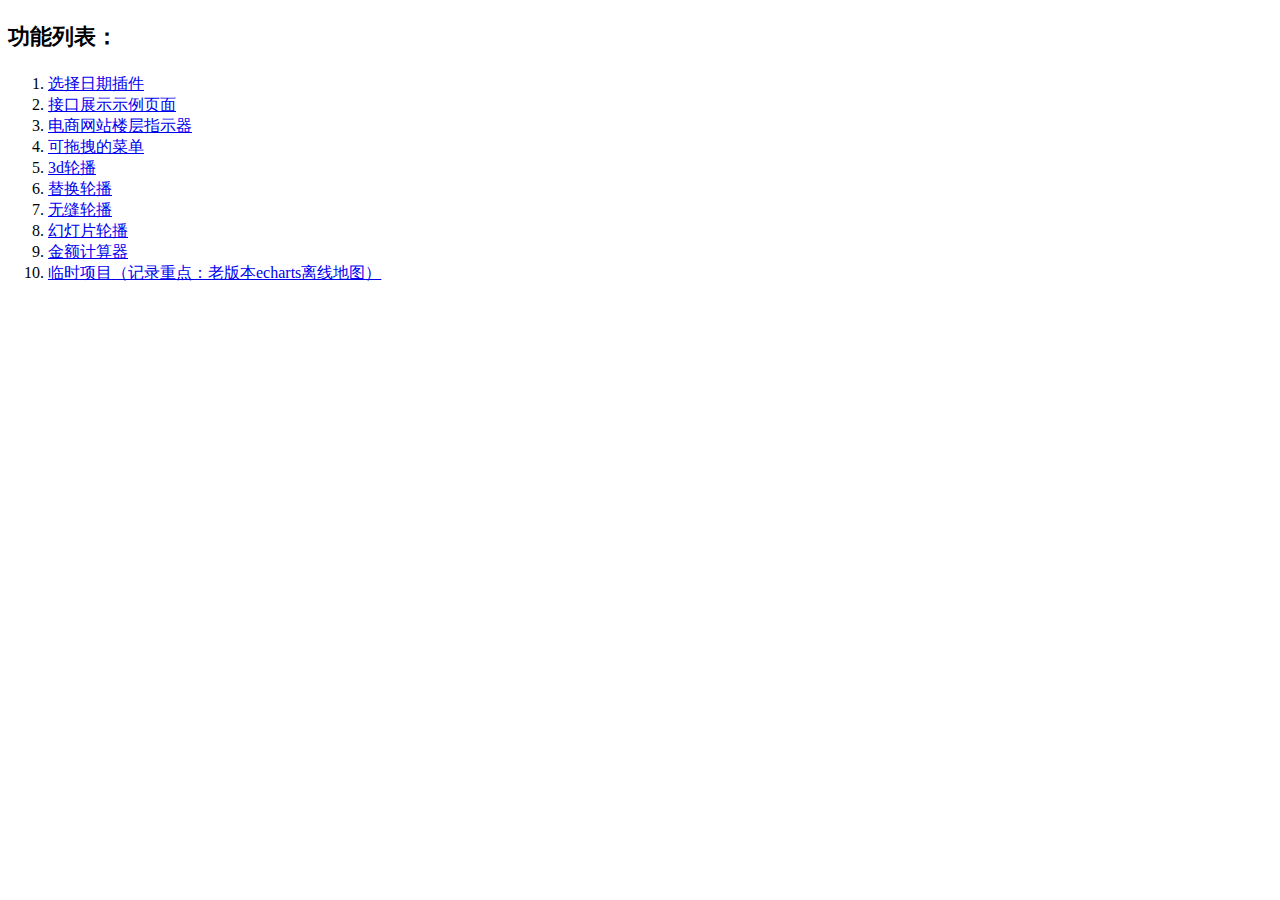
<file: index.html>
<!--
 * @LastEditors: afei
 * @LastEditTime: 2021-10-25 14:46:41
-->
<!DOCTYPE html>
<html>

<head>
  <meta charset="utf-8" />
  <meta name="viewport" content="width=device-width,initial-scale=1,maximum-scale=1,user-scalable=no">
  <link rel="shortcut icon" href="static/favicon.jpg" type="image/x-icon">
  <title>JQuery小功能集合</title>
  <link rel="stylesheet" href="css/aggregate.css" />
</head>

<body>
  <p>功能列表：</p>
  <ol></ol>
  <script src="js/jquery1.9.min.js"></script>
  <script src="js/aggregate.js"></script>
</body>

</html>
</file>
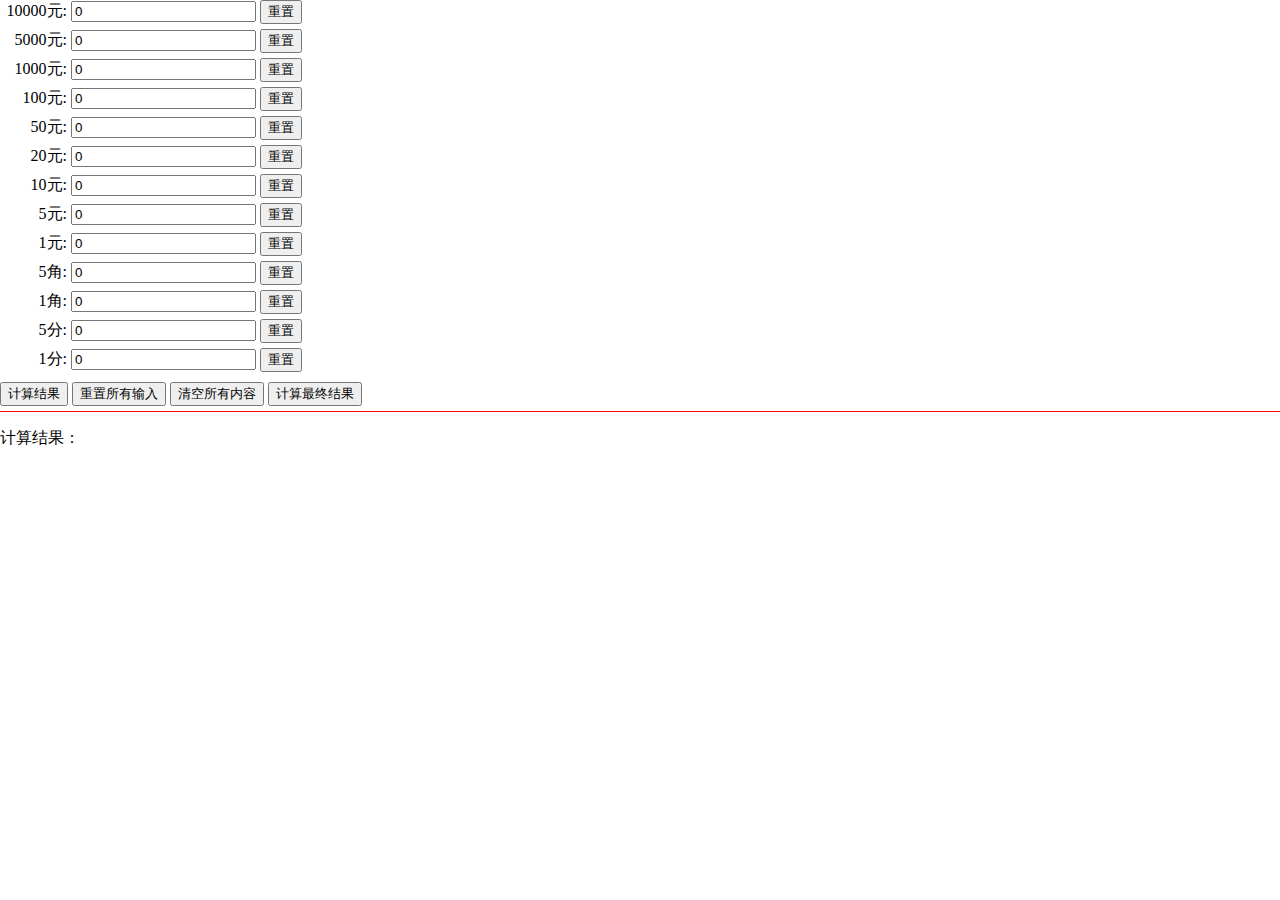
<file: modules/calculation-amount/index.html>
<!--
 * @LastEditors: afei
 * @LastEditTime: 2021-10-25 15:14:34
-->
<!DOCTYPE html>
<html lang="en">

<head>
    <meta charset="UTF-8">
    <meta name="viewport" content="width=device-width,initial-scale=1,maximum-scale=1,user-scalable=no">
    <link rel="shortcut icon" href="../../static/favicon.jpg" type="image/x-icon">
    <title>计算金额</title>
    <link rel="stylesheet" href="css/amountCalculation.css" />
</head>

<body>
    <div class="form">
        <form onsubmit="return false;"></form>
        <div class="else">
            <button class="submit">计算结果</button>
            <button class="reast-all">重置所有输入</button>
            <button class="clear-all">清空所有内容</button>
            <button class="compute-finally">计算最终结果</button>
        </div>
    </div>
    <div class="outPut">
        <p>计算结果：</p>
        <form class="inner" onsubmit="return false;"></form>
    </div>
    <script src="../../js/jquery1.9.min.js"></script>
    <script src="js/amountCalculation.js"></script>
</body>

</html>
</file>
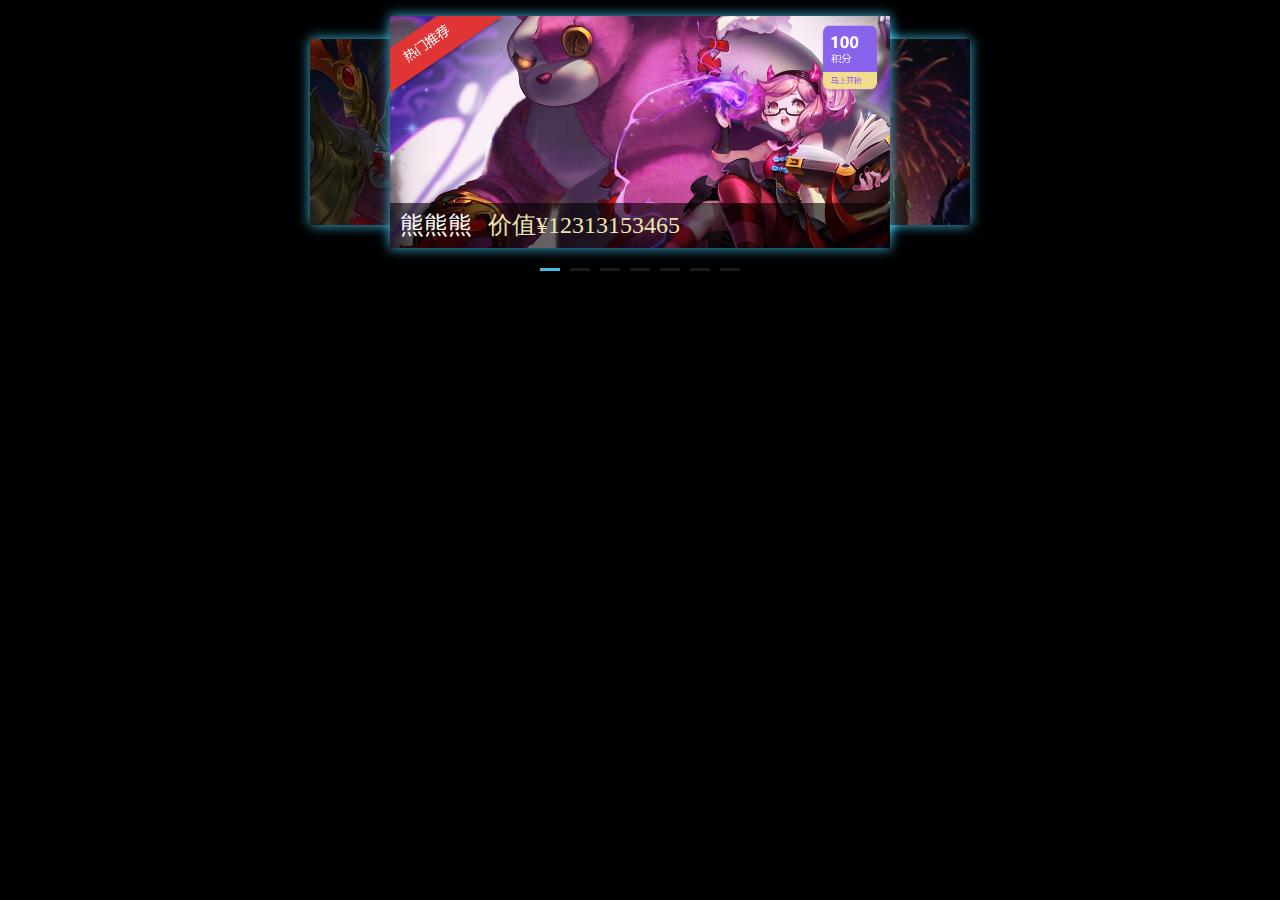
<file: modules/carousel-3d/index.html>
<!--
 * @LastEditors: afei
 * @LastEditTime: 2021-10-25 15:07:36
-->
<!DOCTYPE html>
<html>

<head>
    <meta charset="utf-8" />
    <link rel="shortcut icon" href="../../static/favicon.jpg" type="image/x-icon">
    <title>3D轮播</title>
    <link rel="stylesheet" href="css/3dCarousel.css" />
</head>

<body>
    <div class="bigCarousel">
        <div class="controls prv-btn"><img src="img/btn_l.png"></div>
        <!--轮播区域-->
        <ul class="list">
            <li class="item">
                <a data-n="1" href="#" class="active">
                    <img src="img/a.png" />
                    <div class="content">
                        <img class="advertisingJF" src="img/bigCarousel-jf.png">
                        <img class="advertisingTJ" src="img/bigCarousel-tj.png">
                        <span>
                            <span class="goodsName">熊熊熊</span>
                            <span class="goodsPrice">价值&yen;12313153465</span>
                        </span>
                    </div>
                    <div class="bigModel"></div>
                </a>
            </li>
            <li class="item">
                <a data-n="2" href="#">
                    <img src="img/b.png" />
                    <div class="content">
                        <img class="advertisingJF" src="img/bigCarousel-jf.png">
                        <img class="advertisingTJ" src="img/bigCarousel-tj.png">
                        <span>
                            <span class="goodsName">熊熊熊</span>
                            <span class="goodsPrice">价值&yen;12313153465</span>
                        </span>
                    </div>
                    <div class="bigModel"></div>
                </a>
            </li>
            <li class="item">
                <a data-n="3" href="#">
                    <img src="img/c.png" />
                    <div class="content">
                        <img class="advertisingJF" src="img/bigCarousel-jf.png">
                        <img class="advertisingTJ" src="img/bigCarousel-tj.png">
                        <span>
                            <span class="goodsName">熊熊熊</span>
                            <span class="goodsPrice">价值&yen;12313153465</span>
                        </span>
                    </div>
                    <div class="bigModel"></div>
                </a>
            </li>
            <li class="item">
                <a data-n="4" href="#">
                    <img src="img/d.png" />
                    <div class="content">
                        <img class="advertisingJF" src="img/bigCarousel-jf.png">
                        <img class="advertisingTJ" src="img/bigCarousel-tj.png">
                        <span>
                            <span class="goodsName">熊熊熊</span>
                            <span class="goodsPrice">价值&yen;12313153465</span>
                        </span>
                    </div>
                    <div class="bigModel"></div>
                </a>
            </li>
            <li class="item">
                <a data-n="4" href="#">
                    <img src="img/e.png" />
                    <div class="content">
                        <img class="advertisingJF" src="img/bigCarousel-jf.png">
                        <img class="advertisingTJ" src="img/bigCarousel-tj.png">
                        <span>
                            <span class="goodsName">熊熊熊</span>
                            <span class="goodsPrice">价值&yen;12313153465</span>
                        </span>
                    </div>
                    <div class="bigModel"></div>
                </a>
            </li>
            <li class="item">
                <a data-n="4" href="#">
                    <img src="img/a.png" />
                    <div class="content">
                        <img class="advertisingJF" src="img/bigCarousel-jf.png">
                        <img class="advertisingTJ" src="img/bigCarousel-tj.png">
                        <span>
                            <span class="goodsName">熊熊熊</span>
                            <span class="goodsPrice">价值&yen;12313153465</span>
                        </span>
                    </div>
                    <div class="bigModel"></div>
                </a>
            </li>
            <li class="item">
                <a data-n="5" href="#">
                    <img src="img/b.png" />
                    <div class="content">
                        <img class="advertisingJF" src="img/bigCarousel-jf.png">
                        <img class="advertisingTJ" src="img/bigCarousel-tj.png">
                        <span>
                            <span class="goodsName">熊熊熊</span>
                            <span class="goodsPrice">价值&yen;12313153465</span>
                        </span>
                    </div>
                    <div class="bigModel"></div>
                </a>
            </li>
        </ul>
        <div class="controls next-btn"><img src="img/btn_r.png"></div>
        <!--提示区域-->
        <ul class="indicator">
            <!--<li data-place="0" class="active"></li>-->
        </ul>
    </div>
    <script type="text/javascript" src="../../js/jquery1.9.min.js"></script>
    <script type="text/javascript" src="js/3dCarousel.js"></script>
    <script>
        bigCarousel.start();
    </script>
</body>

</html>
</file>
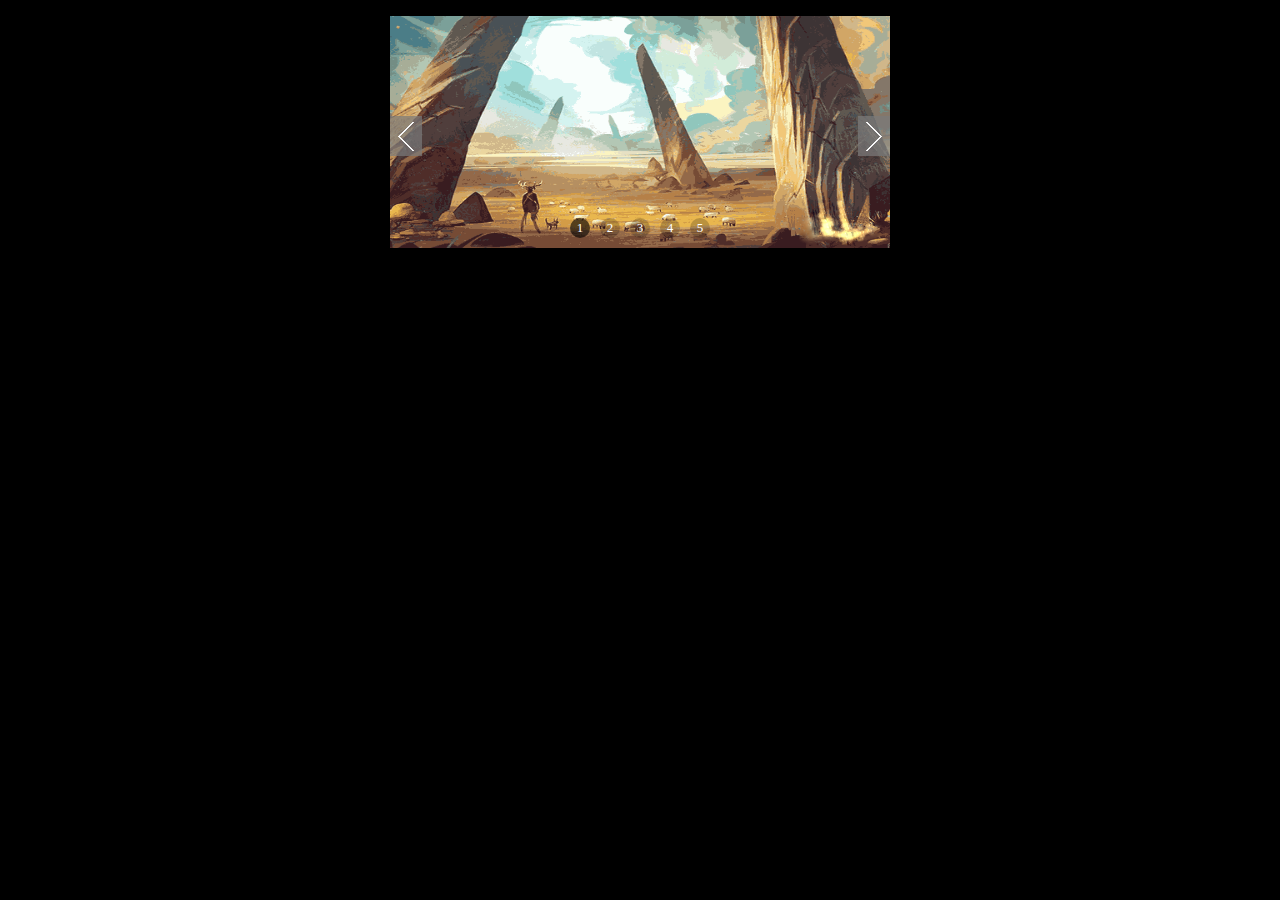
<file: modules/carousel-replace/index.html>
<!--
 * @LastEditors: afei
 * @LastEditTime: 2021-10-25 15:08:32
-->
<!DOCTYPE html>
<html lang="en">

<head>
    <meta charset="UTF-8">
    <link rel="shortcut icon" href="../../static/favicon.jpg" type="image/x-icon">
    <title>替换轮播</title>
    <link rel="stylesheet" href="css/replaceCarousel.css">
</head>

<body>
    <div class="bigCarousel">
        <div class="controls prv-btn">
            <img src="img/btn_l.png">
            <img src="img/btn_l_active.png">
        </div>
        <!--轮播区域-->
        <ul class="list">
            <li class="item">
                <a data-n="1" href="#" class="active">
                    <img src="img/a.png" />
                </a>
            </li>
            <li class="item">
                <a data-n="2" href="#">
                    <img src="img/b.png" />
                </a>
            </li>
            <li class="item">
                <a data-n="3" href="#">
                    <img src="img/c.png" />
                </a>
            </li>
            <li class="item">
                <a data-n="4" href="#">
                    <img src="img/d.png" />
                </a>
            </li>
            <li class="item">
                <a data-n="5" href="#">
                    <img src="img/e.png" />
                </a>
            </li>
        </ul>
        <div class="controls next-btn">
            <img src="img/btn_r.png">
            <img src="img/btn_r_active.png">
        </div>
        <!--提示区域-->
        <ul class="indicator">
            <!--<li data-place="0" class="active">1</li>-->
        </ul>
    </div>
    <script src="../../js/jquery1.9.min.js"></script>
    <script src="js/replaceCarousel.js"></script>
    <script>
        bigCarousel.start();
    </script>
</body>

</html>
</file>
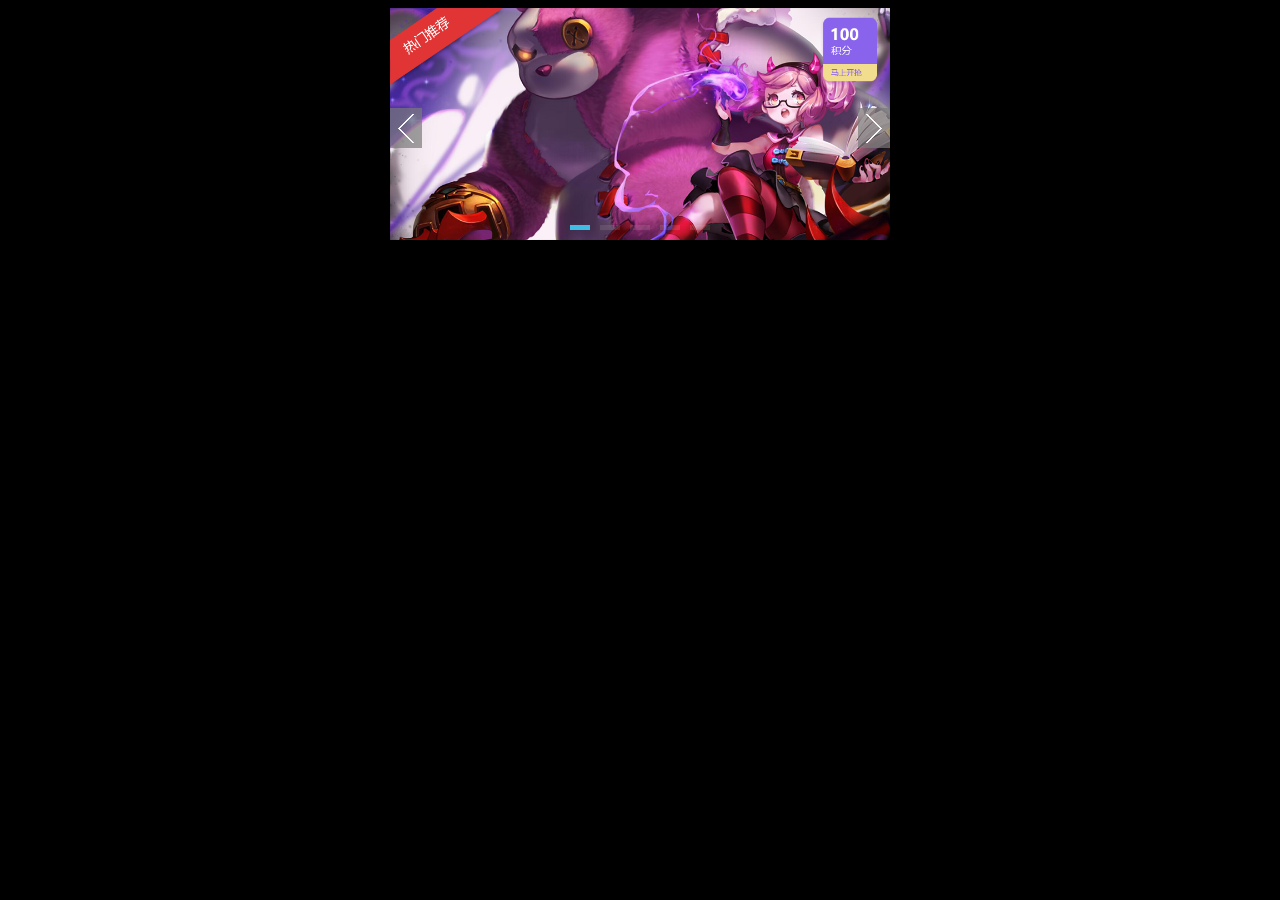
<file: modules/carousel-seamless/index.html>
<!--
 * @LastEditors: afei
 * @LastEditTime: 2021-10-25 15:09:21
-->
<!DOCTYPE html>
<html lang="en">

<head>
    <meta charset="UTF-8">
    <link rel="shortcut icon" href="../../static/favicon.jpg" type="image/x-icon">
    <title>无缝轮播</title>
    <link rel="stylesheet" href="css/seamlessCarousel.css">
</head>

<body>
    <div class="bigCarousel">
        <div class="controls prv-btn">
            <img src="img/btn_l.png">
            <img src="img/btn_l_active.png">
        </div>
        <!--轮播区域-->
        <ul class="list">
            <li class="item">
                <a data-n="1" href="#">
                    <img src="img/a.png" />
                    <div class="content">
                        <img class="advertisingJF" src="img/bigCarousel-jf.png">
                        <img class="advertisingTJ" src="img/bigCarousel-tj.png">
                    </div>
                </a>
            </li>
            <li class="item">
                <a data-n="2" href="#">
                    <img src="img/b.png" />
                    <div class="content">
                        <img class="advertisingJF" src="img/bigCarousel-jf.png">
                        <img class="advertisingTJ" src="img/bigCarousel-tj.png">
                    </div>
                </a>
            </li>
            <li class="item">
                <a data-n="3" href="#">
                    <img src="img/c.png" />
                    <div class="content">
                        <img class="advertisingJF" src="img/bigCarousel-jf.png">
                        <img class="advertisingTJ" src="img/bigCarousel-tj.png">
                    </div>
                </a>
            </li>
            <li class="item">
                <a data-n="4" href="#">
                    <img src="img/d.png" />
                    <div class="content">
                        <img class="advertisingJF" src="img/bigCarousel-jf.png">
                        <img class="advertisingTJ" src="img/bigCarousel-tj.png">
                    </div>
                </a>
            </li>
            <li class="item">
                <a data-n="5" href="#">
                    <img src="img/e.png" />
                    <div class="content">
                        <img class="advertisingJF" src="img/bigCarousel-jf.png">
                        <img class="advertisingTJ" src="img/bigCarousel-tj.png">
                    </div>
                </a>
            </li>
        </ul>
        <div class="controls next-btn">
            <img src="img/btn_r.png">
            <img src="img/btn_r_active.png">
        </div>
        <!--提示区域-->
        <ul class="indicator">
            <!--<li data-place="0" class="active"></li>-->
        </ul>
    </div>
    <script src="../../js/jquery1.9.min.js"></script>
    <script src="js/seamlessCarousel.js"></script>
    <script>
        bigCarousel.start();
    </script>
</body>

</html>
</file>
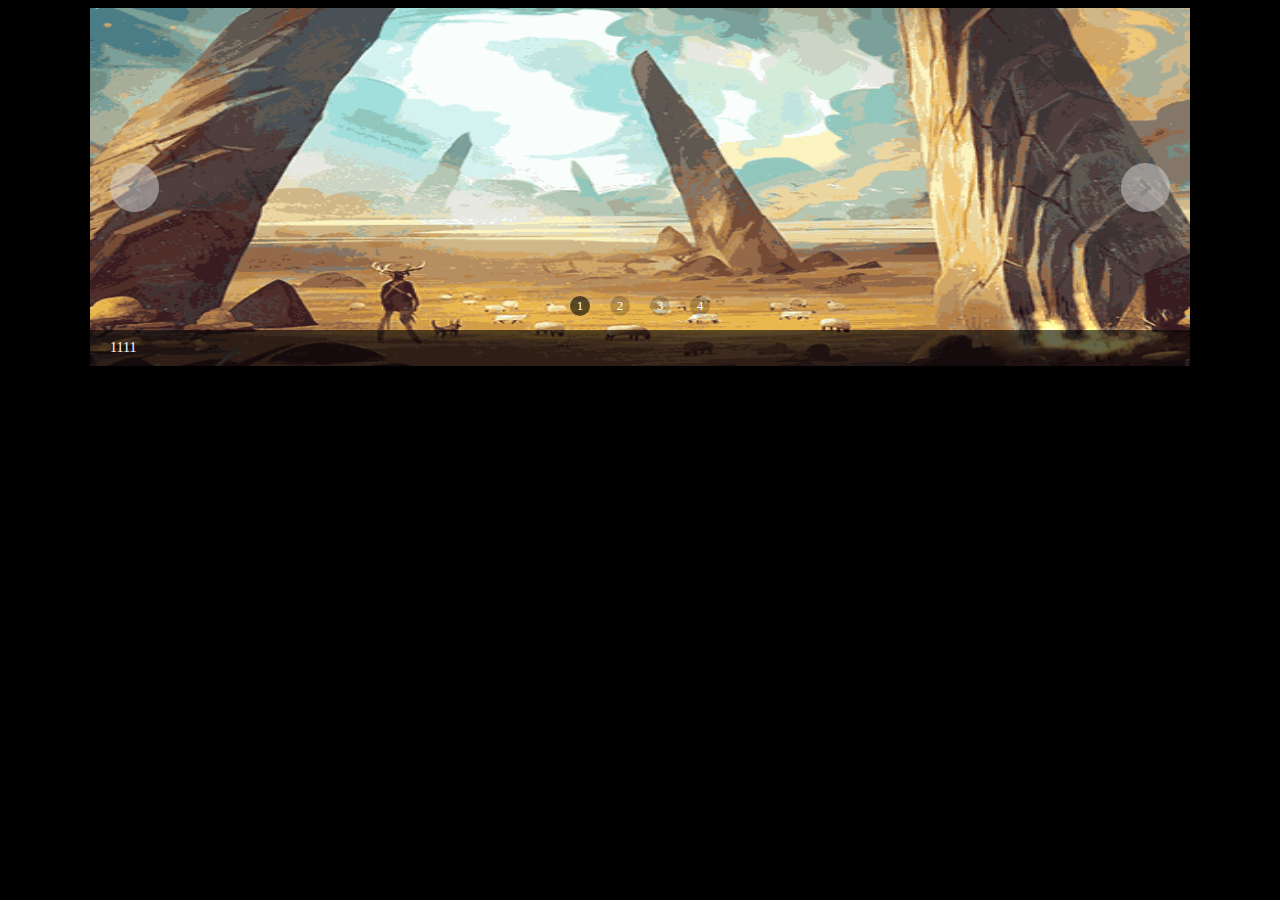
<file: modules/carousel-slides/index.html>
<!--
 * @LastEditors: afei
 * @LastEditTime: 2021-10-25 15:10:18
-->
<!DOCTYPE html>
<html>

<head>
    <meta charset="utf-8" />
    <link rel="shortcut icon" href="../../static/favicon.jpg" type="image/x-icon">
    <title>幻灯片轮播</title>
    <link rel="stylesheet" href="css/slidesCarousel.css" />
</head>

<body>
    <div class="bigCarousel">
        <!--上一个-->
        <div class="controls prv-btn"></div>
        <!--轮播区域-->
        <div class="list">
            <a href="#" data-shutter-title="1111"><img src="img/a.png" alt="#"></a>
            <a href="#" data-shutter-title="2222"><img src="img/b.png" alt="#"></a>
            <a href="#" data-shutter-title="3333"><img src="img/c.png" alt="#"></a>
            <a href="#" data-shutter-title="4444"><img src="img/d.png" alt="#"></a>
        </div>
        <!--下一个-->
        <div class="controls next-btn"></div>
        <!--标题文字-->
        <div class="tit"></div>
        <!--指示器-->
        <ul class="indicator">
            <li data-place="0" class="active">1</li>
            <li data-place="1">2</li>
            <li data-place="2">3</li>
            <li data-place="3">4</li>
        </ul>
    </div>
    <script type="text/javascript" src="../../js/jquery1.9.min.js"></script>
    <script type="text/javascript" src="js/velocity.js"></script>
    <script type="text/javascript" src="js/slidesCarousel.js"></script>
    <script>
        $('.bigCarousel').shutter({
            shutterW: 1100, // 容器宽度
            shutterH: 358, // 容器高度
            isAutoPlay: true, // 是否自动播放
            playInterval: 3000, // 自动播放时间
            curDisplay: 0, // 当前激活页
            fullPage: false // 是否全屏展示
        });
    </script>
</body>

</html>
</file>
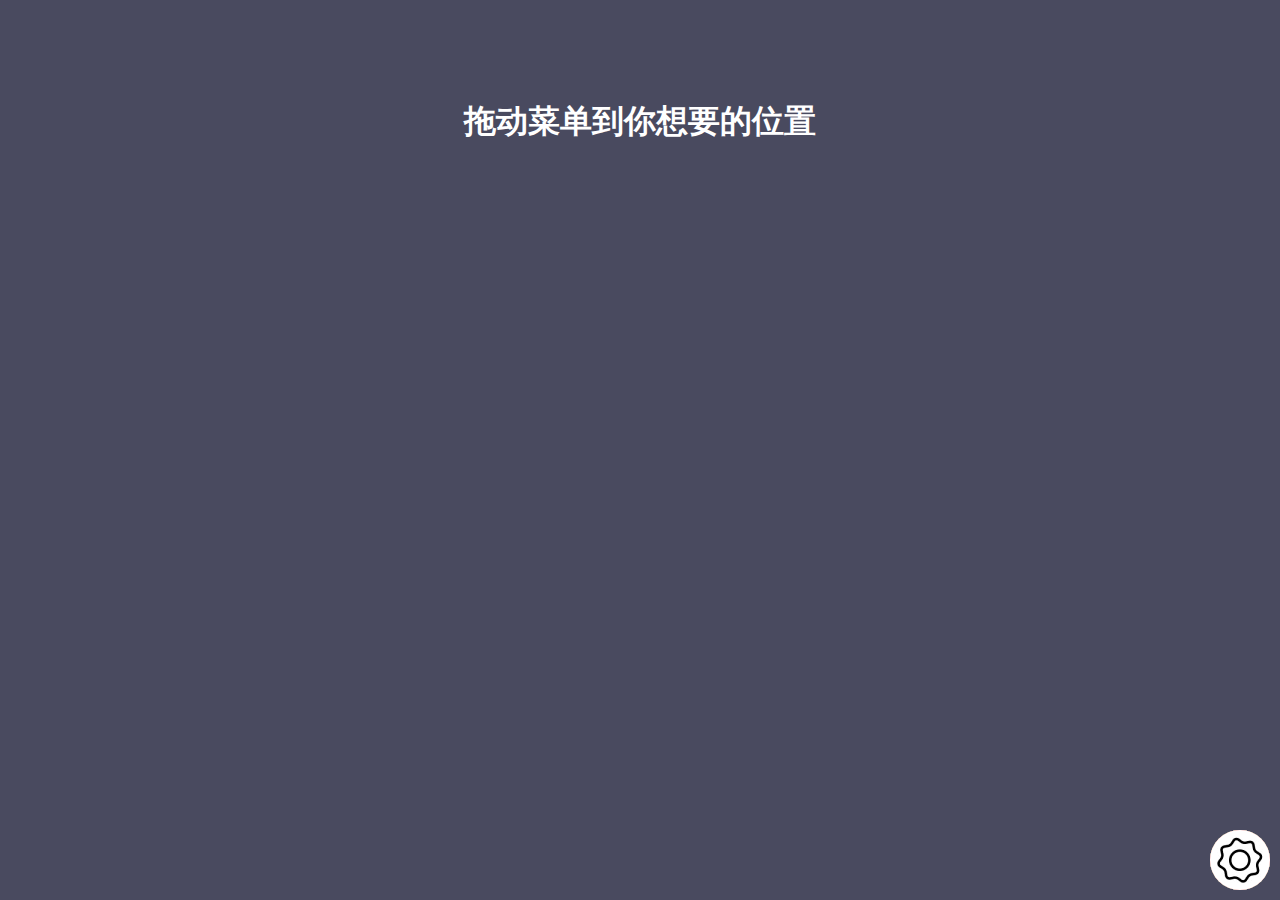
<file: modules/drag-menu/index.html>
<!--
 * @LastEditors: afei
 * @LastEditTime: 2021-10-25 14:55:40
-->
<!DOCTYPE html>
<html lang="en">

<head>
    <meta charset="UTF-8">
    <meta name="viewport"
        content="width=device-width,initial-scale=1.0,minimum-scale=1.0,maximum-scale=1.0,user-scalable=no,viewport-fit=cover">
    <link rel="shortcut icon" href="../../static/favicon.jpg" type="image/x-icon">
    <title>可拖拽的菜单</title>
    <link rel="stylesheet" href="css/dragMenu.css">
</head>

<body>

    <h1>拖动菜单到你想要的位置</h1>

    <div class="btnGroup">
        <button class="item">
            <i class="icon icon-setting"></i>
        </button>
        <button class="item">
            <i class="icon icon-myCenter"></i>
        </button>
        <button class="item">
            <i class="icon icon-notice"></i>
        </button>
        <button class="item">
            <i class="icon icon-expression"></i>
        </button>
        <button class="item">
            <i class="icon icon-collection"></i>
        </button>
    </div>


    <script src="../../js/jquery1.9.min.js"></script>
    <script src="js/dragMenu.js"></script>
    <script>
        dragMenu.start();
    </script>
</body>

</html>
</file>
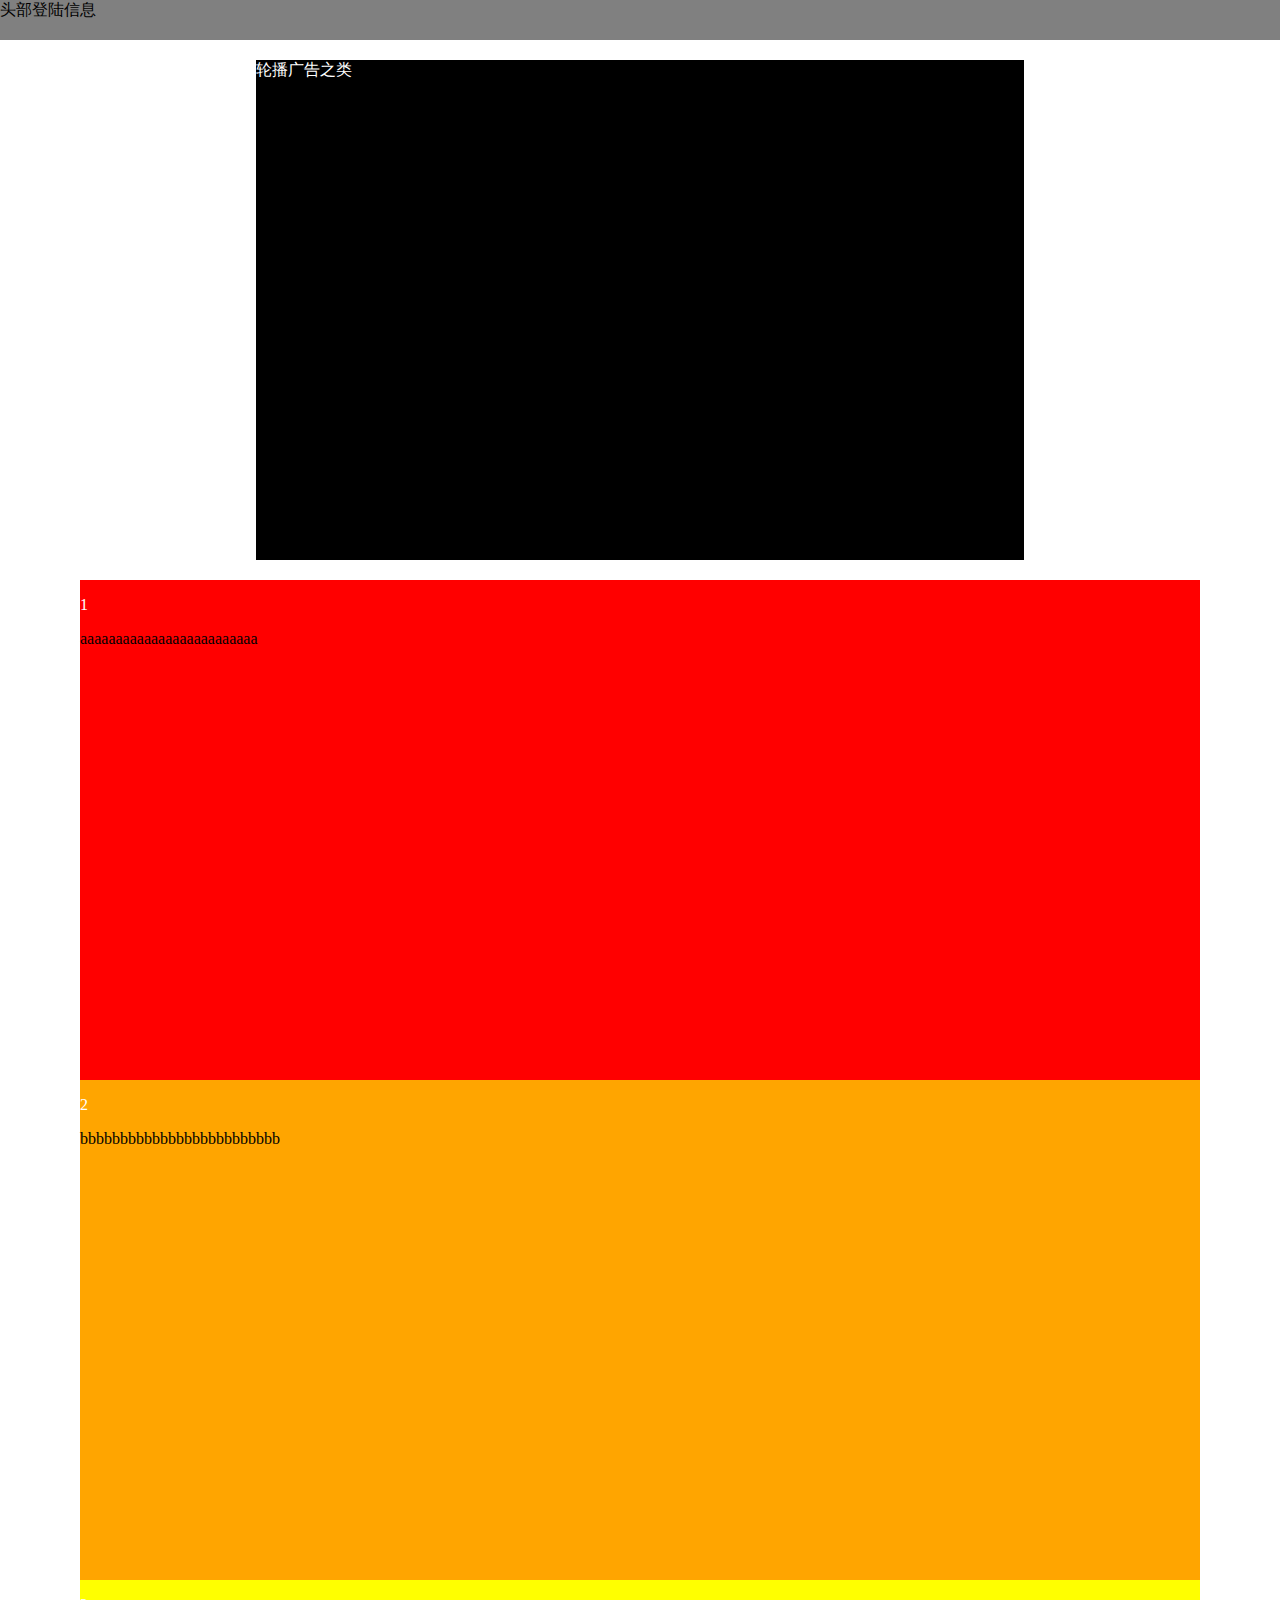
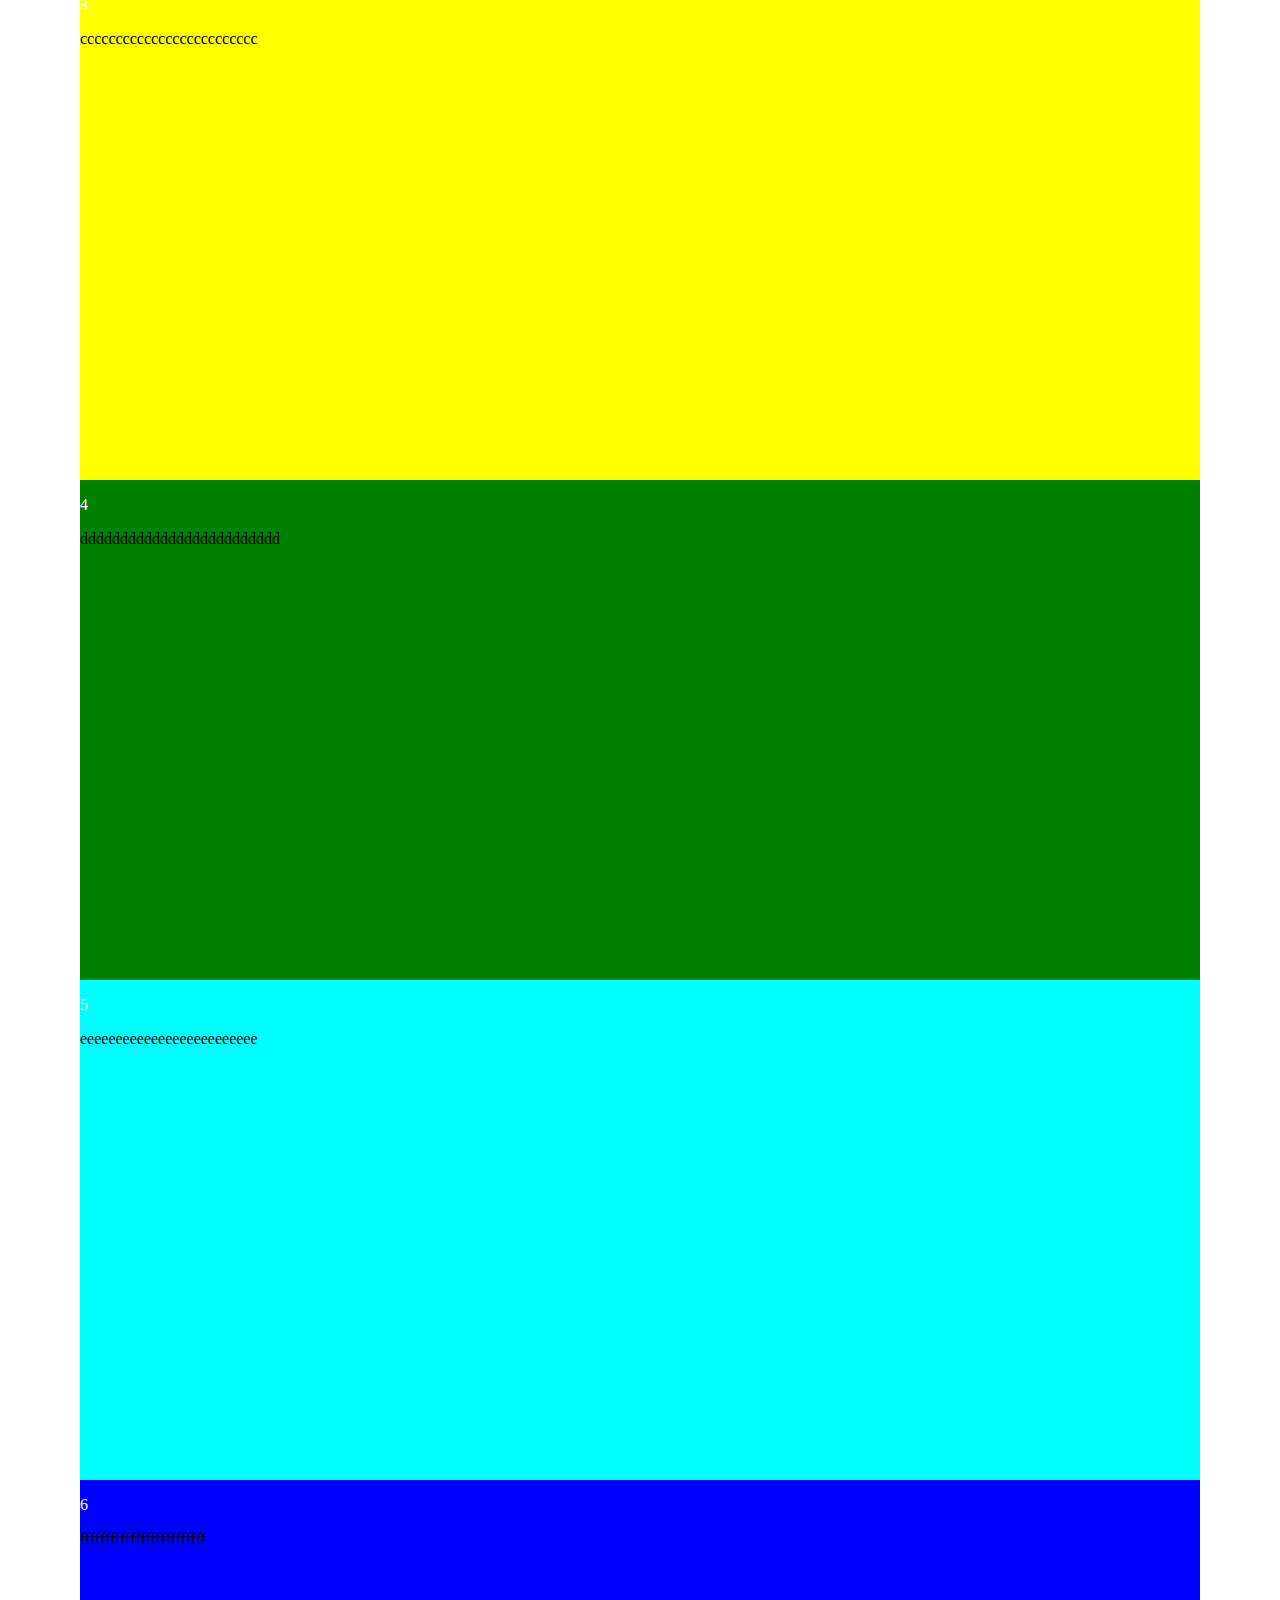
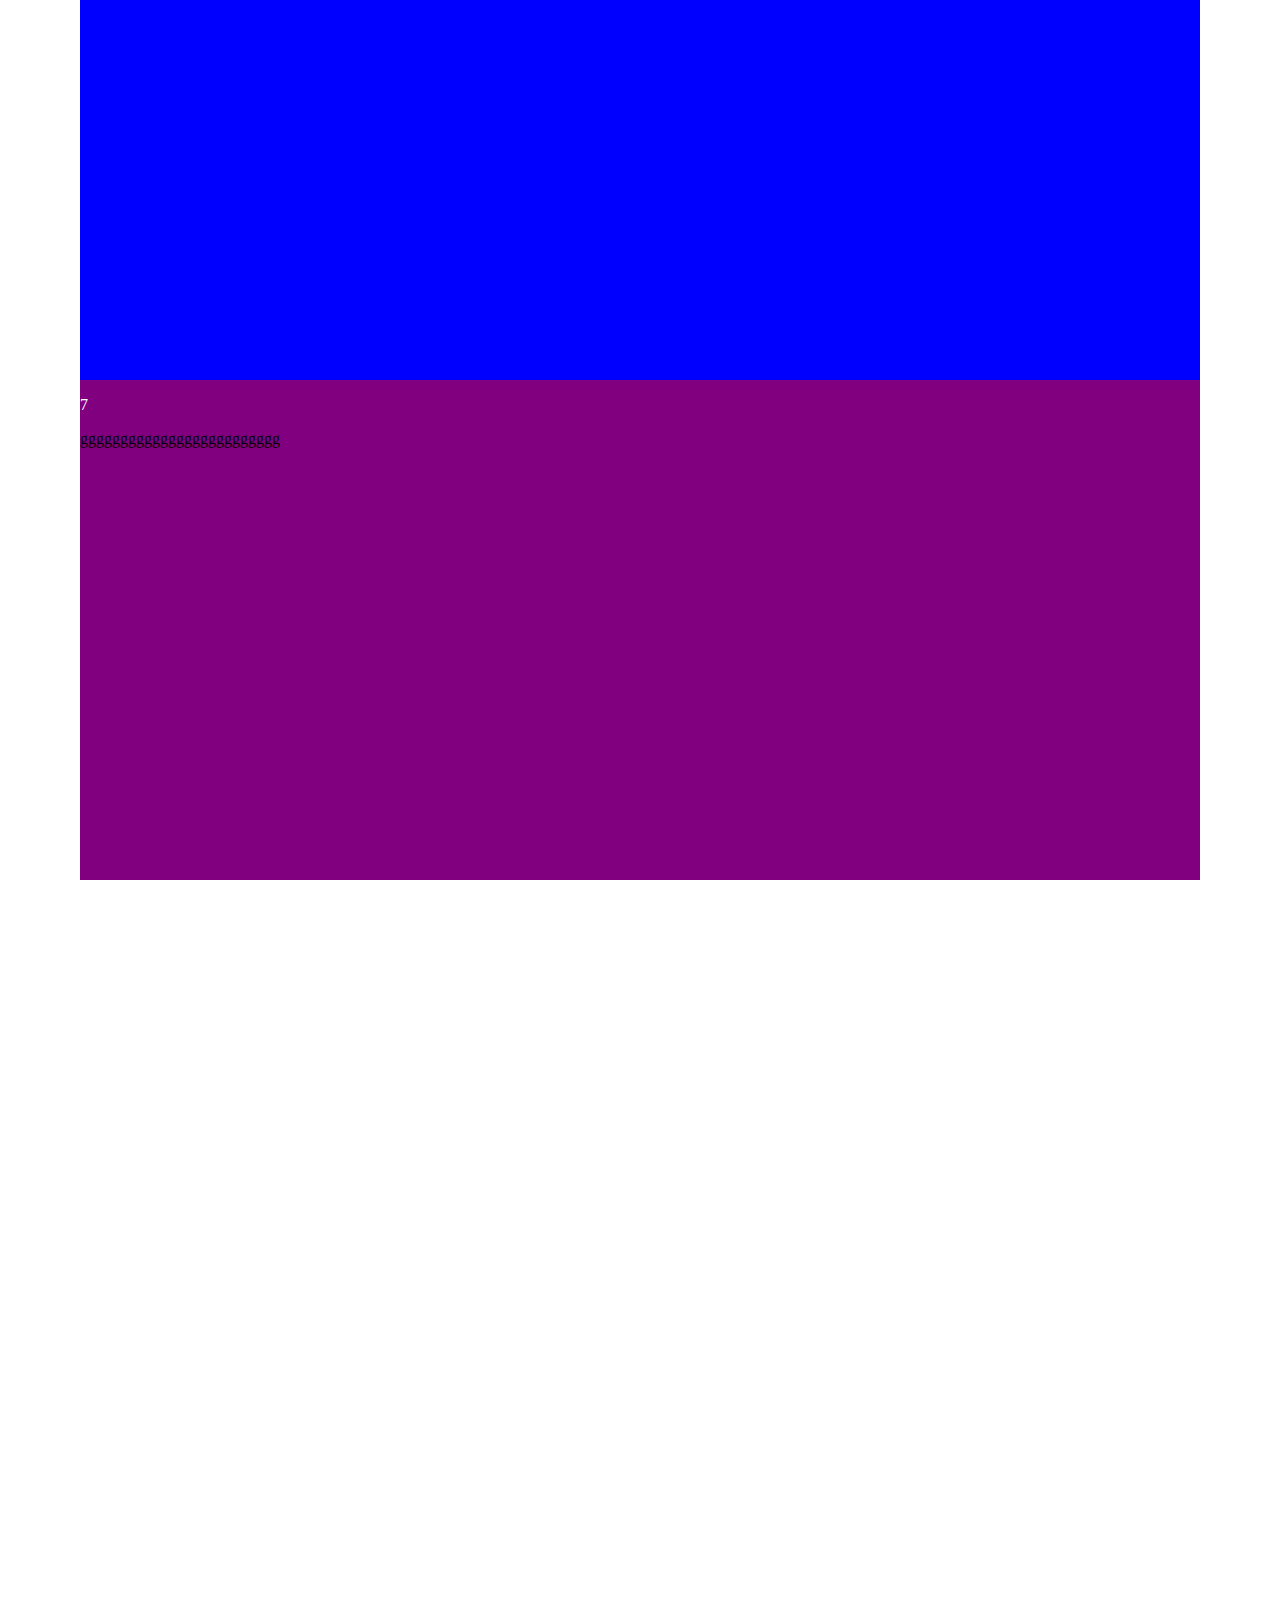
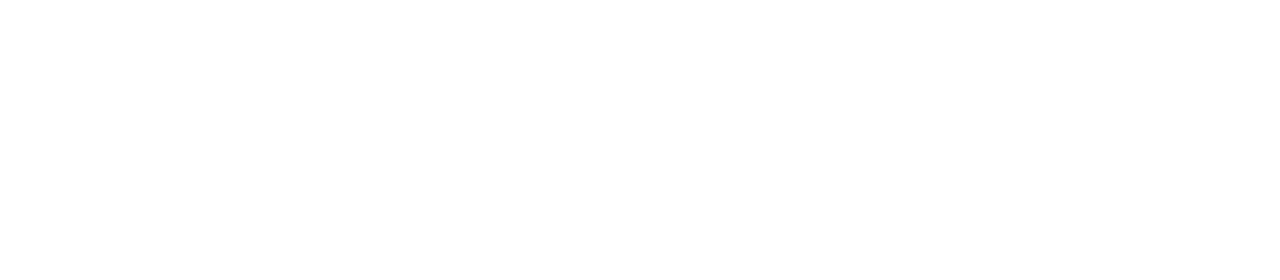
<file: modules/indicator-floor/index.html>
<!--
 * @LastEditors: afei
 * @LastEditTime: 2021-10-25 14:49:40
-->
<!DOCTYPE html>
<html lang="en">

<head>
    <meta charset="UTF-8">
    <link rel="shortcut icon" href="../../static/favicon.jpg" type="image/x-icon">
    <title>电商网站楼层指示器</title>
    <link rel="stylesheet" href="css/floor_indicator.css">
</head>

<body>
    <header>
        头部登陆信息
    </header>
    <div class="nav">轮播广告之类</div>
    <section>
        <!--<div id="sort1">-->
        <div id="sort1" data-color="red">
            <p class="tit">1</p>
            <div class="content">
                aaaaaaaaaaaaaaaaaaaaaaaaa
            </div>
        </div>
        <!--<div id="sort2">-->
        <div id="sort2" data-color="orange">
            <p class="tit">2</p>
            <div class="content">
                bbbbbbbbbbbbbbbbbbbbbbbbb
            </div>
        </div>
        <!--<div id="sort3">-->
        <div id="sort3" data-color="yellow">
            <p class="tit">3</p>
            <div class="content">
                ccccccccccccccccccccccccc
            </div>
        </div>
        <!--<div id="sort4">-->
        <div id="sort4" data-color="green">
            <p class="tit">4</p>
            <div class="content">
                ddddddddddddddddddddddddd
            </div>
        </div>
        <!--<div id="sort5">-->
        <div id="sort5" data-color="cyan">
            <p class="tit">5</p>
            <div class="content">
                eeeeeeeeeeeeeeeeeeeeeeeee
            </div>
        </div>
        <!--<div id="sort6">-->
        <div id="sort6" data-color="blue">
            <p class="tit">6</p>
            <div class="content">
                fffffffffffffffffffffffff
            </div>
        </div>
        <!--<div id="sort7">-->
        <div id="sort7" data-color="purple">
            <p class="tit">7</p>
            <div class="content">
                ggggggggggggggggggggggggg
            </div>
        </div>
        <ul class="slide">
            <li class="active">
                <a href="#">1层</a>
            </li>
            <li>
                <a href="#">2层</a>
            </li>
            <li>
                <a href="#">3层</a>
            </li>
            <li>
                <a href="#">4层</a>
            </li>
            <li>
                <a href="#">5层</a>
            </li>
            <li>
                <a href="#">6层</a>
            </li>
            <li>
                <a href="#">7层</a>
            </li>
        </ul>
    </section>

    <script src="../../js/jquery1.9.min.js"></script>
    <script src="js/floor_indicator.js"></script>
    <script>
        floorIndicator.start();
    </script>
</body>

</html>
</file>
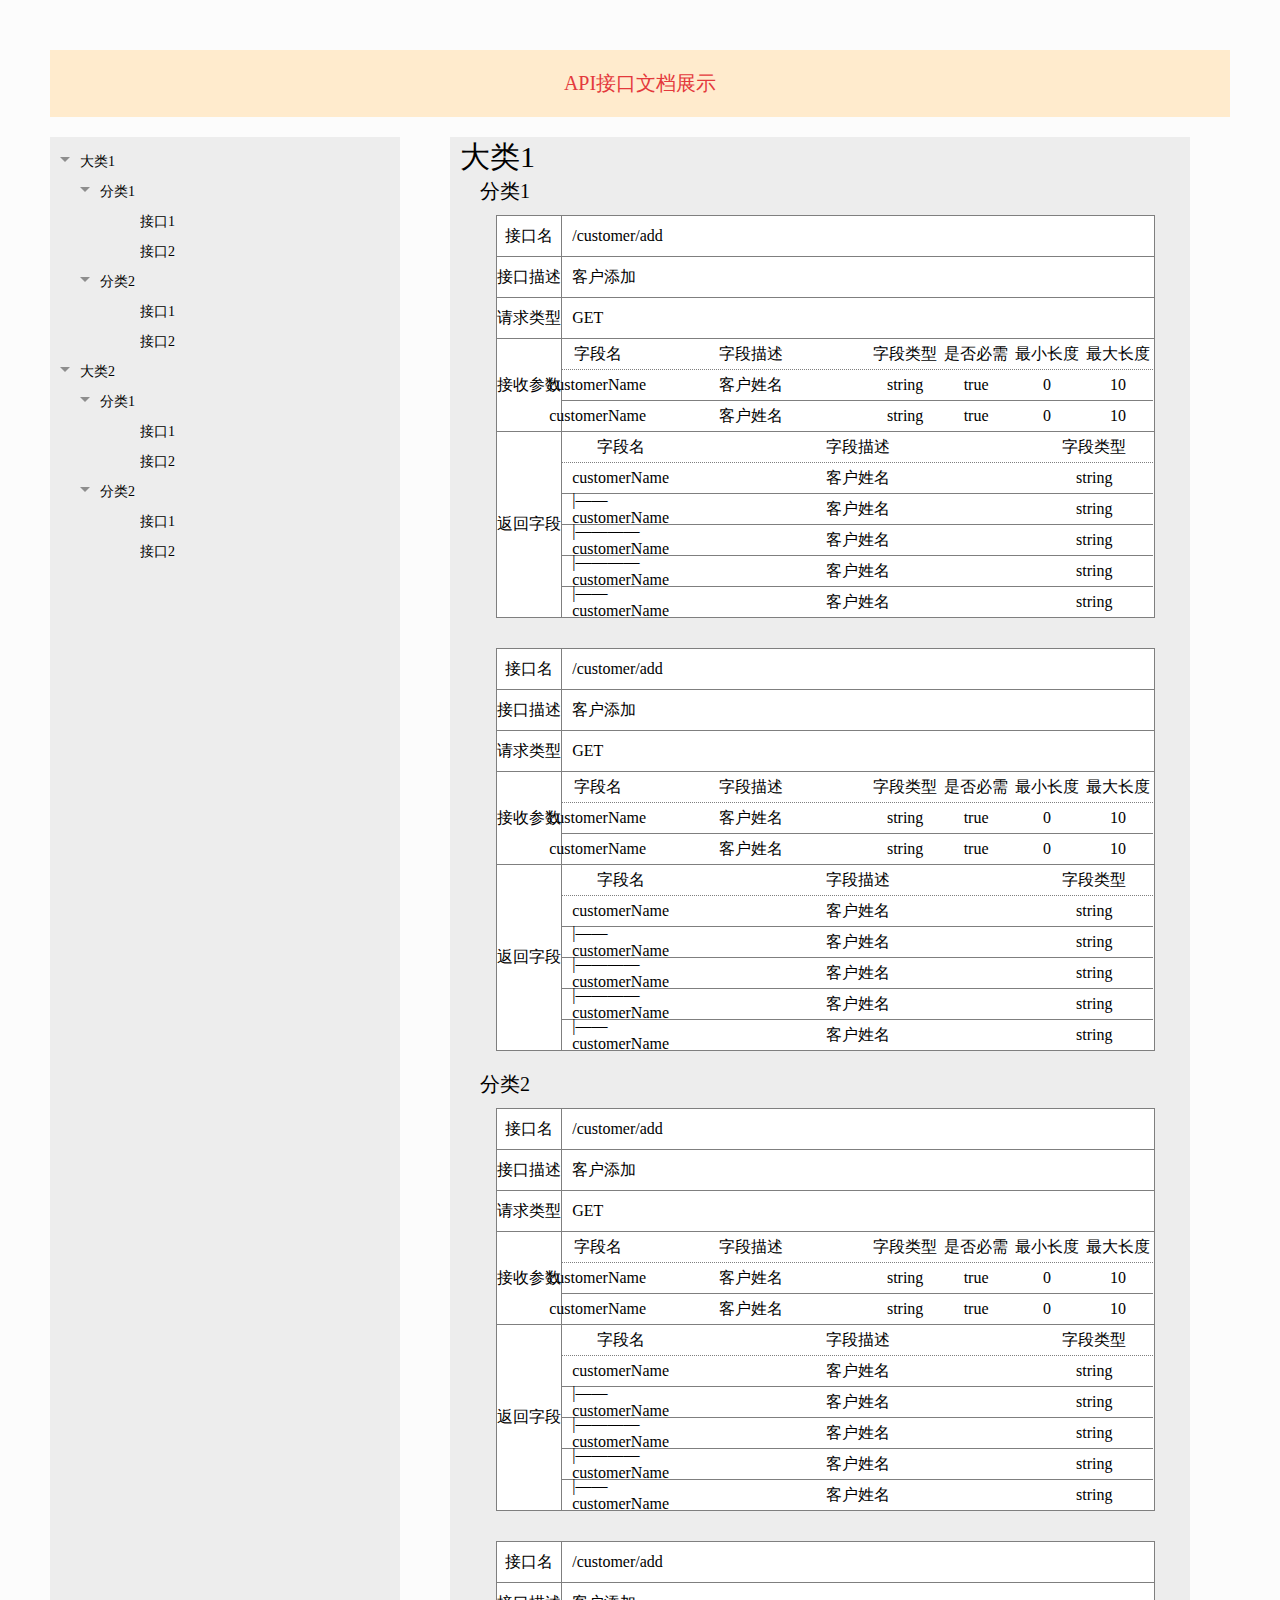
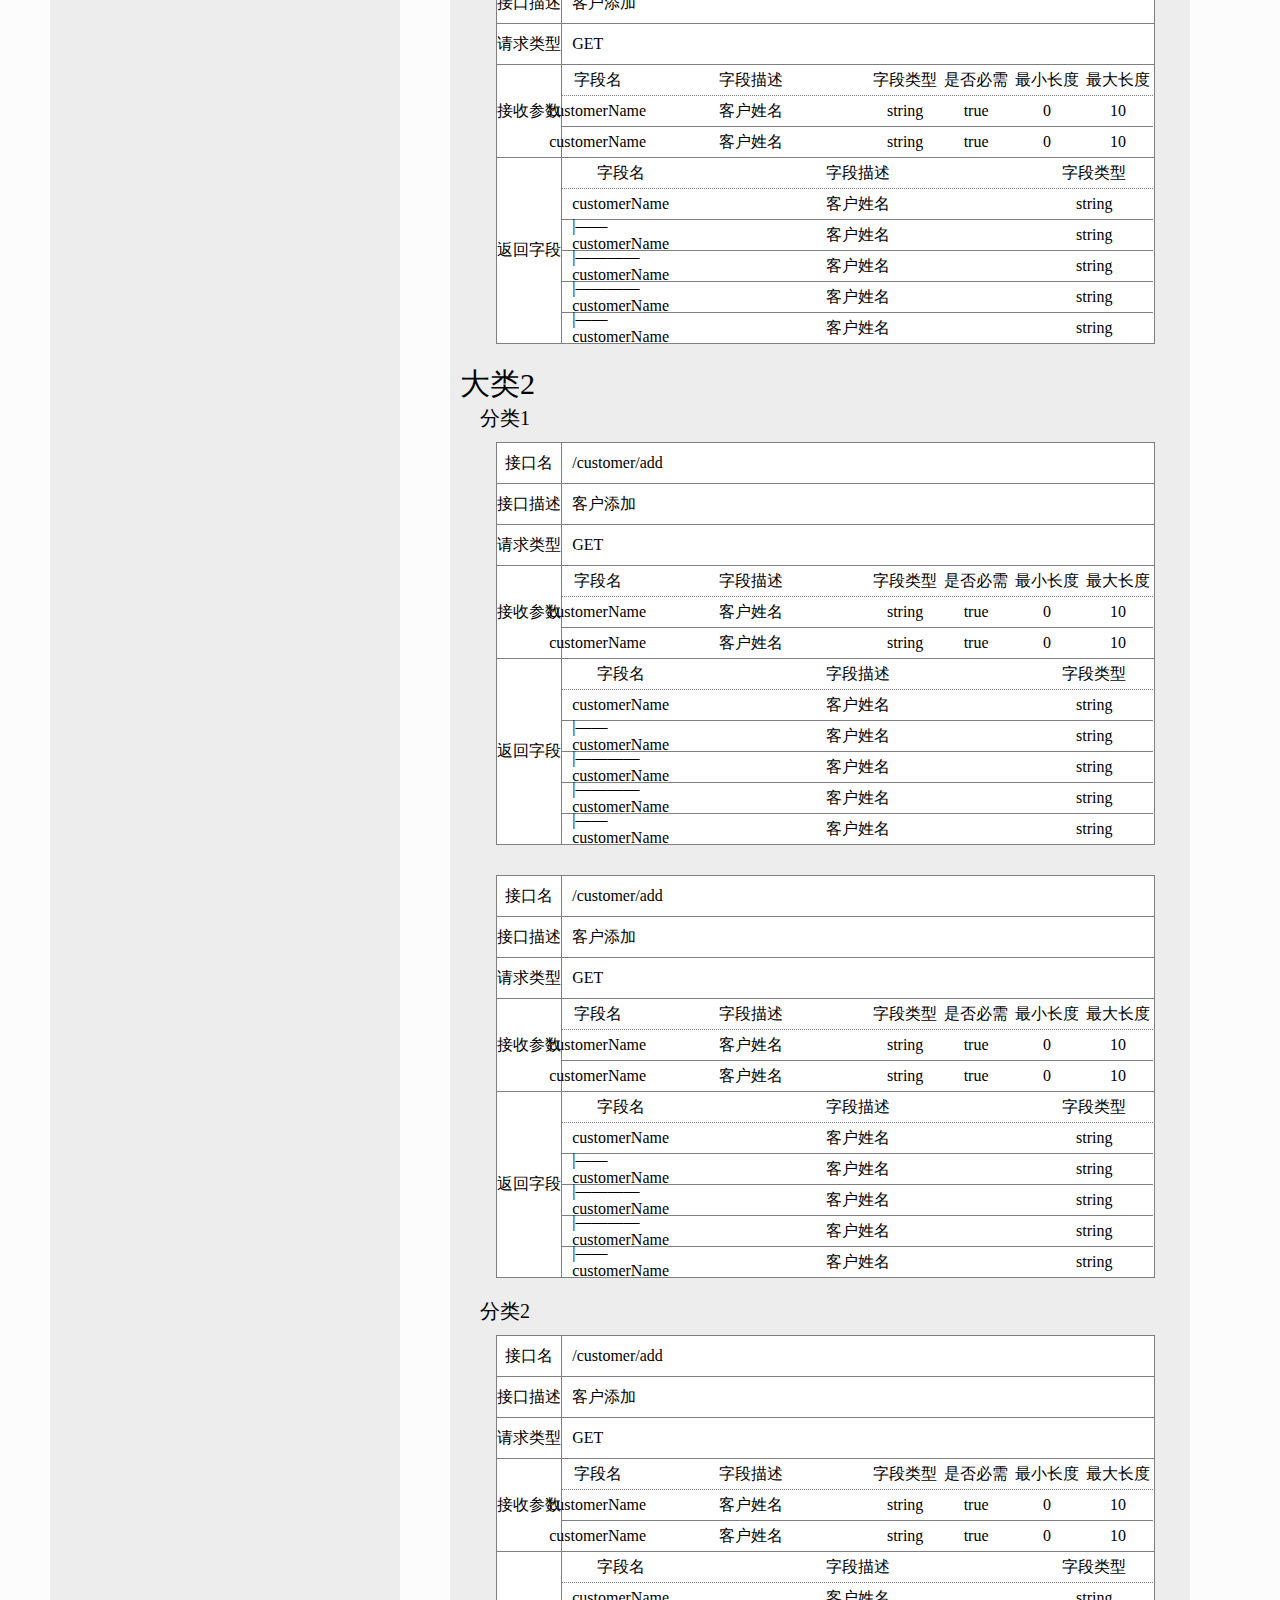
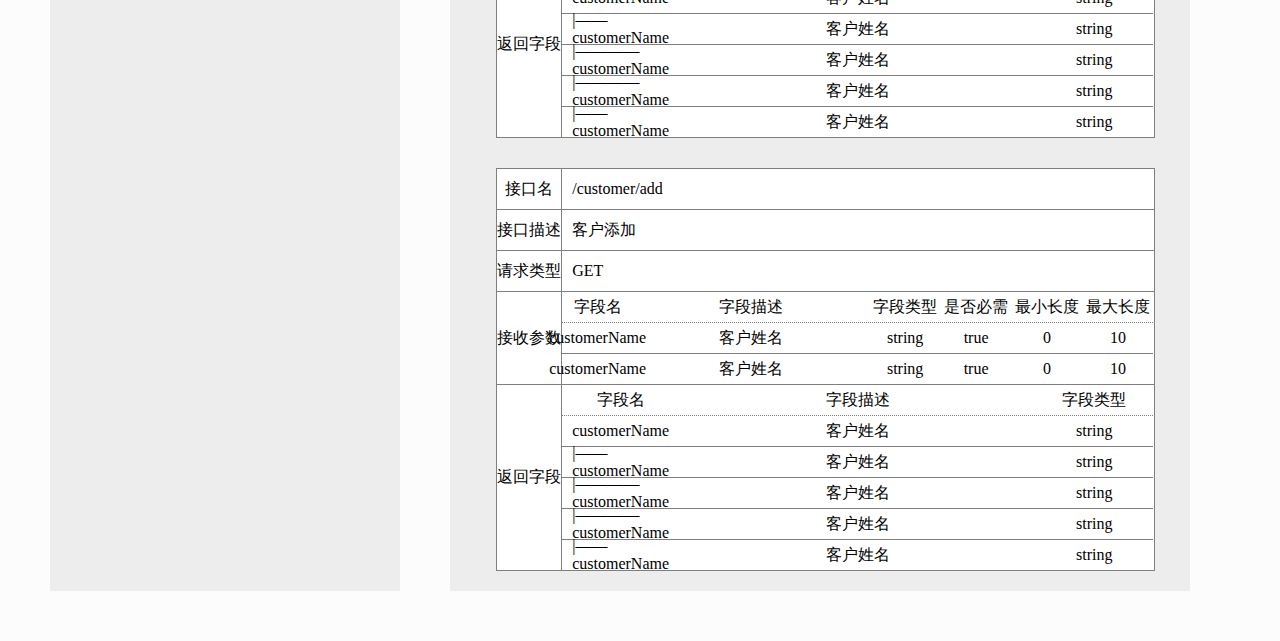
<file: modules/interface-show/index.html>
<!--
 * @LastEditors: afei
 * @LastEditTime: 2021-10-25 12:29:31
-->
<!DOCTYPE html>
<html lang="en">

<head>
    <meta charset="UTF-8">
    <link rel="shortcut icon" href="../../static/favicon.jpg" type="image/x-icon">
    <title>API及接口文档展示页面</title>
    <link rel="stylesheet" href="css/showInterface.css">
</head>

<body>
    <header>API接口文档展示</header>
    <section>
        <!--导航-->
        <div class="left">
            <ul>
                <li class="parent">
                    <div class="tit"><b class="route"></b><a href="#a1" title="大类1">大类1</a></div>
                    <ul style="margin-left: 20px;">
                        <li class="parent">
                            <div class="tit"><b class="route"></b><a href="#a11" title="分类1">分类1</a></div>
                            <ul style="margin-left: 40px;">
                                <li class="child">
                                    <div class="tit"><b class="route"></b><a href="#a111" title="接口1">接口1</a>
                                    </div>
                                </li>
                                <li class="child">
                                    <div class="tit"><b class="route"></b><a href="#a112" title="接口2">接口2</a></div>
                                </li>
                            </ul>
                        </li>
                        <li class="parent">
                            <div class="tit"><b class="route"></b><a href="#a12" title="分类2">分类2</a></div>
                            <ul style="margin-left: 40px;">
                                <li class="child">
                                    <div class="tit"><b class="route"></b><a href="#a121" title="接口1">接口1</a></div>
                                </li>
                                <li class="child">
                                    <div class="tit"><b class="route"></b><a href="#a122" title="接口2">接口2</a></div>
                                </li>
                            </ul>
                        </li>
                    </ul>
                </li>
                <li class="parent">
                    <div class="tit"><b class="route"></b><a href="#a2" title="大类2">大类2</a></div>
                    <ul style="margin-left: 20px;">
                        <li class="parent">
                            <div class="tit"><b class="route"></b><a href="#a21" title="分类1">分类1</a></div>
                            <ul style="margin-left: 40px;">
                                <li class="child">
                                    <div class="tit"><b class="route"></b><a href="#a211" title="接口1">接口1</a></div>
                                </li>
                                <li class="child">
                                    <div class="tit"><b class="route"></b><a href="#a212" title="接口2">接口2</a></div>
                                </li>
                            </ul>
                        </li>
                        <li class="parent">
                            <div class="tit"><b class="route"></b><a href="#a22" title="分类2">分类2</a></div>
                            <ul style="margin-left: 40px;">
                                <li class="child">
                                    <div class="tit"><b class="route"></b><a href="#a221" title="接口1">接口1</a></div>
                                </li>
                                <li class="child">
                                    <div class="tit"><b class="route"></b><a href="#a222" title="接口2">接口2</a></div>
                                </li>
                            </ul>
                        </li>
                    </ul>
                </li>
            </ul>
        </div>
        <!--内容-->
        <div class="right">
            <div id="a1">
                <h1>大类1</h1>
                <div id="a11">
                    <h2 style="margin-left: 20px;">分类1</h2>
                    <div id="a111" class="item">
                        <ul>
                            <li>
                                <div class="itemLeft">接口名</div>
                                <div class="itemRight">/customer/add</div>
                            </li>
                            <li>
                                <div class="itemLeft">接口描述</div>
                                <div class="itemRight">客户添加</div>
                            </li>
                            <li>
                                <div class="itemLeft">请求类型</div>
                                <div class="itemRight">GET</div>
                            </li>
                            <li class="else">
                                <div class="itemLeft">接收参数</div>
                                <div class="itemRight out">
                                    <div class="title">
                                        <div>字段名</div>
                                        <div>字段描述</div>
                                        <div>字段类型</div>
                                        <div>是否必需</div>
                                        <div>最小长度</div>
                                        <div>最大长度</div>
                                    </div>
                                    <div class="parameter">
                                        <div>customerName</div>
                                        <div>客户姓名</div>
                                        <div>string</div>
                                        <div>true</div>
                                        <div>0</div>
                                        <div>10</div>
                                    </div>
                                    <div class="parameter">
                                        <div>customerName</div>
                                        <div>客户姓名</div>
                                        <div>string</div>
                                        <div>true</div>
                                        <div>0</div>
                                        <div>10</div>
                                    </div>
                                </div>
                            </li>
                            <li class="else">
                                <div class="itemLeft">返回字段</div>
                                <div class="itemRight in">
                                    <div class="title">
                                        <div>字段名</div>
                                        <div>字段描述</div>
                                        <div>字段类型</div>
                                    </div>
                                    <div class="parameter">
                                        <div>customerName</div>
                                        <div>客户姓名</div>
                                        <div>string</div>
                                    </div>
                                    <div class="parameter">
                                        <div>|——customerName</div>
                                        <div>客户姓名</div>
                                        <div>string</div>
                                    </div>
                                    <div class="parameter">
                                        <div>|————customerName</div>
                                        <div>客户姓名</div>
                                        <div>string</div>
                                    </div>
                                    <div class="parameter">
                                        <div>|————customerName</div>
                                        <div>客户姓名</div>
                                        <div>string</div>
                                    </div>
                                    <div class="parameter">
                                        <div>|——customerName</div>
                                        <div>客户姓名</div>
                                        <div>string</div>
                                    </div>
                                    <!--<pre>-->
                                    <!--{-->
                                    <!--'name':父元素名称,-->
                                    <!--'children':[-->
                                    <!--{-->
                                    <!--childName:子元素名称,-->
                                    <!--childId:子元素ID-->
                                    <!--}-->
                                    <!--]-->
                                    <!--}-->
                                    <!--</pre>-->
                                </div>
                            </li>
                        </ul>
                    </div>
                    <div id="a112" class="item">
                        <ul>
                            <li>
                                <div class="itemLeft">接口名</div>
                                <div class="itemRight">/customer/add</div>
                            </li>
                            <li>
                                <div class="itemLeft">接口描述</div>
                                <div class="itemRight">客户添加</div>
                            </li>
                            <li>
                                <div class="itemLeft">请求类型</div>
                                <div class="itemRight">GET</div>
                            </li>
                            <li class="else">
                                <div class="itemLeft">接收参数</div>
                                <div class="itemRight out">
                                    <div class="title">
                                        <div>字段名</div>
                                        <div>字段描述</div>
                                        <div>字段类型</div>
                                        <div>是否必需</div>
                                        <div>最小长度</div>
                                        <div>最大长度</div>
                                    </div>
                                    <div class="parameter">
                                        <div>customerName</div>
                                        <div>客户姓名</div>
                                        <div>string</div>
                                        <div>true</div>
                                        <div>0</div>
                                        <div>10</div>
                                    </div>
                                    <div class="parameter">
                                        <div>customerName</div>
                                        <div>客户姓名</div>
                                        <div>string</div>
                                        <div>true</div>
                                        <div>0</div>
                                        <div>10</div>
                                    </div>
                                </div>
                            </li>
                            <li class="else">
                                <div class="itemLeft">返回字段</div>
                                <div class="itemRight in">
                                    <div class="title">
                                        <div>字段名</div>
                                        <div>字段描述</div>
                                        <div>字段类型</div>
                                    </div>
                                    <div class="parameter">
                                        <div>customerName</div>
                                        <div>客户姓名</div>
                                        <div>string</div>
                                    </div>
                                    <div class="parameter">
                                        <div>|——customerName</div>
                                        <div>客户姓名</div>
                                        <div>string</div>
                                    </div>
                                    <div class="parameter">
                                        <div>|————customerName</div>
                                        <div>客户姓名</div>
                                        <div>string</div>
                                    </div>
                                    <div class="parameter">
                                        <div>|————customerName</div>
                                        <div>客户姓名</div>
                                        <div>string</div>
                                    </div>
                                    <div class="parameter">
                                        <div>|——customerName</div>
                                        <div>客户姓名</div>
                                        <div>string</div>
                                    </div>
                                    <!--<pre>-->
                                    <!--{-->
                                    <!--'name':父元素名称,-->
                                    <!--'children':[-->
                                    <!--{-->
                                    <!--childName:子元素名称,-->
                                    <!--childId:子元素ID-->
                                    <!--}-->
                                    <!--]-->
                                    <!--}-->
                                    <!--</pre>-->
                                </div>
                            </li>
                        </ul>
                    </div>
                </div>
                <div id="a12">
                    <h2 style="margin-left: 20px;">分类2</h2>
                    <div id="a121" class="item">
                        <ul>
                            <li>
                                <div class="itemLeft">接口名</div>
                                <div class="itemRight">/customer/add</div>
                            </li>
                            <li>
                                <div class="itemLeft">接口描述</div>
                                <div class="itemRight">客户添加</div>
                            </li>
                            <li>
                                <div class="itemLeft">请求类型</div>
                                <div class="itemRight">GET</div>
                            </li>
                            <li class="else">
                                <div class="itemLeft">接收参数</div>
                                <div class="itemRight out">
                                    <div class="title">
                                        <div>字段名</div>
                                        <div>字段描述</div>
                                        <div>字段类型</div>
                                        <div>是否必需</div>
                                        <div>最小长度</div>
                                        <div>最大长度</div>
                                    </div>
                                    <div class="parameter">
                                        <div>customerName</div>
                                        <div>客户姓名</div>
                                        <div>string</div>
                                        <div>true</div>
                                        <div>0</div>
                                        <div>10</div>
                                    </div>
                                    <div class="parameter">
                                        <div>customerName</div>
                                        <div>客户姓名</div>
                                        <div>string</div>
                                        <div>true</div>
                                        <div>0</div>
                                        <div>10</div>
                                    </div>
                                </div>
                            </li>
                            <li class="else">
                                <div class="itemLeft">返回字段</div>
                                <div class="itemRight in">
                                    <div class="title">
                                        <div>字段名</div>
                                        <div>字段描述</div>
                                        <div>字段类型</div>
                                    </div>
                                    <div class="parameter">
                                        <div>customerName</div>
                                        <div>客户姓名</div>
                                        <div>string</div>
                                    </div>
                                    <div class="parameter">
                                        <div>|——customerName</div>
                                        <div>客户姓名</div>
                                        <div>string</div>
                                    </div>
                                    <div class="parameter">
                                        <div>|————customerName</div>
                                        <div>客户姓名</div>
                                        <div>string</div>
                                    </div>
                                    <div class="parameter">
                                        <div>|————customerName</div>
                                        <div>客户姓名</div>
                                        <div>string</div>
                                    </div>
                                    <div class="parameter">
                                        <div>|——customerName</div>
                                        <div>客户姓名</div>
                                        <div>string</div>
                                    </div>
                                    <!--<pre>-->
                                    <!--{-->
                                    <!--'name':父元素名称,-->
                                    <!--'children':[-->
                                    <!--{-->
                                    <!--childName:子元素名称,-->
                                    <!--childId:子元素ID-->
                                    <!--}-->
                                    <!--]-->
                                    <!--}-->
                                    <!--</pre>-->
                                </div>
                            </li>
                        </ul>
                    </div>
                    <div id="a122" class="item">
                        <ul>
                            <li>
                                <div class="itemLeft">接口名</div>
                                <div class="itemRight">/customer/add</div>
                            </li>
                            <li>
                                <div class="itemLeft">接口描述</div>
                                <div class="itemRight">客户添加</div>
                            </li>
                            <li>
                                <div class="itemLeft">请求类型</div>
                                <div class="itemRight">GET</div>
                            </li>
                            <li class="else">
                                <div class="itemLeft">接收参数</div>
                                <div class="itemRight out">
                                    <div class="title">
                                        <div>字段名</div>
                                        <div>字段描述</div>
                                        <div>字段类型</div>
                                        <div>是否必需</div>
                                        <div>最小长度</div>
                                        <div>最大长度</div>
                                    </div>
                                    <div class="parameter">
                                        <div>customerName</div>
                                        <div>客户姓名</div>
                                        <div>string</div>
                                        <div>true</div>
                                        <div>0</div>
                                        <div>10</div>
                                    </div>
                                    <div class="parameter">
                                        <div>customerName</div>
                                        <div>客户姓名</div>
                                        <div>string</div>
                                        <div>true</div>
                                        <div>0</div>
                                        <div>10</div>
                                    </div>
                                </div>
                            </li>
                            <li class="else">
                                <div class="itemLeft">返回字段</div>
                                <div class="itemRight in">
                                    <div class="title">
                                        <div>字段名</div>
                                        <div>字段描述</div>
                                        <div>字段类型</div>
                                    </div>
                                    <div class="parameter">
                                        <div>customerName</div>
                                        <div>客户姓名</div>
                                        <div>string</div>
                                    </div>
                                    <div class="parameter">
                                        <div>|——customerName</div>
                                        <div>客户姓名</div>
                                        <div>string</div>
                                    </div>
                                    <div class="parameter">
                                        <div>|————customerName</div>
                                        <div>客户姓名</div>
                                        <div>string</div>
                                    </div>
                                    <div class="parameter">
                                        <div>|————customerName</div>
                                        <div>客户姓名</div>
                                        <div>string</div>
                                    </div>
                                    <div class="parameter">
                                        <div>|——customerName</div>
                                        <div>客户姓名</div>
                                        <div>string</div>
                                    </div>
                                    <!--<pre>-->
                                    <!--{-->
                                    <!--'name':父元素名称,-->
                                    <!--'children':[-->
                                    <!--{-->
                                    <!--childName:子元素名称,-->
                                    <!--childId:子元素ID-->
                                    <!--}-->
                                    <!--]-->
                                    <!--}-->
                                    <!--</pre>-->
                                </div>
                            </li>
                        </ul>
                    </div>
                </div>
            </div>
            <div id="a2">
                <h1>大类2</h1>
                <div id="a21">
                    <h2 style="margin-left: 20px;">分类1</h2>
                    <div id="a211" class="item">
                        <ul>
                            <li>
                                <div class="itemLeft">接口名</div>
                                <div class="itemRight">/customer/add</div>
                            </li>
                            <li>
                                <div class="itemLeft">接口描述</div>
                                <div class="itemRight">客户添加</div>
                            </li>
                            <li>
                                <div class="itemLeft">请求类型</div>
                                <div class="itemRight">GET</div>
                            </li>
                            <li class="else">
                                <div class="itemLeft">接收参数</div>
                                <div class="itemRight out">
                                    <div class="title">
                                        <div>字段名</div>
                                        <div>字段描述</div>
                                        <div>字段类型</div>
                                        <div>是否必需</div>
                                        <div>最小长度</div>
                                        <div>最大长度</div>
                                    </div>
                                    <div class="parameter">
                                        <div>customerName</div>
                                        <div>客户姓名</div>
                                        <div>string</div>
                                        <div>true</div>
                                        <div>0</div>
                                        <div>10</div>
                                    </div>
                                    <div class="parameter">
                                        <div>customerName</div>
                                        <div>客户姓名</div>
                                        <div>string</div>
                                        <div>true</div>
                                        <div>0</div>
                                        <div>10</div>
                                    </div>
                                </div>
                            </li>
                            <li class="else">
                                <div class="itemLeft">返回字段</div>
                                <div class="itemRight in">
                                    <div class="title">
                                        <div>字段名</div>
                                        <div>字段描述</div>
                                        <div>字段类型</div>
                                    </div>
                                    <div class="parameter">
                                        <div>customerName</div>
                                        <div>客户姓名</div>
                                        <div>string</div>
                                    </div>
                                    <div class="parameter">
                                        <div>|——customerName</div>
                                        <div>客户姓名</div>
                                        <div>string</div>
                                    </div>
                                    <div class="parameter">
                                        <div>|————customerName</div>
                                        <div>客户姓名</div>
                                        <div>string</div>
                                    </div>
                                    <div class="parameter">
                                        <div>|————customerName</div>
                                        <div>客户姓名</div>
                                        <div>string</div>
                                    </div>
                                    <div class="parameter">
                                        <div>|——customerName</div>
                                        <div>客户姓名</div>
                                        <div>string</div>
                                    </div>
                                    <!--<pre>-->
                                    <!--{-->
                                    <!--'name':父元素名称,-->
                                    <!--'children':[-->
                                    <!--{-->
                                    <!--childName:子元素名称,-->
                                    <!--childId:子元素ID-->
                                    <!--}-->
                                    <!--]-->
                                    <!--}-->
                                    <!--</pre>-->
                                </div>
                            </li>
                        </ul>
                    </div>
                    <div id="a212" class="item">
                        <ul>
                            <li>
                                <div class="itemLeft">接口名</div>
                                <div class="itemRight">/customer/add</div>
                            </li>
                            <li>
                                <div class="itemLeft">接口描述</div>
                                <div class="itemRight">客户添加</div>
                            </li>
                            <li>
                                <div class="itemLeft">请求类型</div>
                                <div class="itemRight">GET</div>
                            </li>
                            <li class="else">
                                <div class="itemLeft">接收参数</div>
                                <div class="itemRight out">
                                    <div class="title">
                                        <div>字段名</div>
                                        <div>字段描述</div>
                                        <div>字段类型</div>
                                        <div>是否必需</div>
                                        <div>最小长度</div>
                                        <div>最大长度</div>
                                    </div>
                                    <div class="parameter">
                                        <div>customerName</div>
                                        <div>客户姓名</div>
                                        <div>string</div>
                                        <div>true</div>
                                        <div>0</div>
                                        <div>10</div>
                                    </div>
                                    <div class="parameter">
                                        <div>customerName</div>
                                        <div>客户姓名</div>
                                        <div>string</div>
                                        <div>true</div>
                                        <div>0</div>
                                        <div>10</div>
                                    </div>
                                </div>
                            </li>
                            <li class="else">
                                <div class="itemLeft">返回字段</div>
                                <div class="itemRight in">
                                    <div class="title">
                                        <div>字段名</div>
                                        <div>字段描述</div>
                                        <div>字段类型</div>
                                    </div>
                                    <div class="parameter">
                                        <div>customerName</div>
                                        <div>客户姓名</div>
                                        <div>string</div>
                                    </div>
                                    <div class="parameter">
                                        <div>|——customerName</div>
                                        <div>客户姓名</div>
                                        <div>string</div>
                                    </div>
                                    <div class="parameter">
                                        <div>|————customerName</div>
                                        <div>客户姓名</div>
                                        <div>string</div>
                                    </div>
                                    <div class="parameter">
                                        <div>|————customerName</div>
                                        <div>客户姓名</div>
                                        <div>string</div>
                                    </div>
                                    <div class="parameter">
                                        <div>|——customerName</div>
                                        <div>客户姓名</div>
                                        <div>string</div>
                                    </div>
                                    <!--<pre>-->
                                    <!--{-->
                                    <!--'name':父元素名称,-->
                                    <!--'children':[-->
                                    <!--{-->
                                    <!--childName:子元素名称,-->
                                    <!--childId:子元素ID-->
                                    <!--}-->
                                    <!--]-->
                                    <!--}-->
                                    <!--</pre>-->
                                </div>
                            </li>
                        </ul>
                    </div>
                </div>
                <div id="a22">
                    <h2 style="margin-left: 20px;">分类2</h2>
                    <div id="a221" class="item">
                        <ul>
                            <li>
                                <div class="itemLeft">接口名</div>
                                <div class="itemRight">/customer/add</div>
                            </li>
                            <li>
                                <div class="itemLeft">接口描述</div>
                                <div class="itemRight">客户添加</div>
                            </li>
                            <li>
                                <div class="itemLeft">请求类型</div>
                                <div class="itemRight">GET</div>
                            </li>
                            <li class="else">
                                <div class="itemLeft">接收参数</div>
                                <div class="itemRight out">
                                    <div class="title">
                                        <div>字段名</div>
                                        <div>字段描述</div>
                                        <div>字段类型</div>
                                        <div>是否必需</div>
                                        <div>最小长度</div>
                                        <div>最大长度</div>
                                    </div>
                                    <div class="parameter">
                                        <div>customerName</div>
                                        <div>客户姓名</div>
                                        <div>string</div>
                                        <div>true</div>
                                        <div>0</div>
                                        <div>10</div>
                                    </div>
                                    <div class="parameter">
                                        <div>customerName</div>
                                        <div>客户姓名</div>
                                        <div>string</div>
                                        <div>true</div>
                                        <div>0</div>
                                        <div>10</div>
                                    </div>
                                </div>
                            </li>
                            <li class="else">
                                <div class="itemLeft">返回字段</div>
                                <div class="itemRight in">
                                    <div class="title">
                                        <div>字段名</div>
                                        <div>字段描述</div>
                                        <div>字段类型</div>
                                    </div>
                                    <div class="parameter">
                                        <div>customerName</div>
                                        <div>客户姓名</div>
                                        <div>string</div>
                                    </div>
                                    <div class="parameter">
                                        <div>|——customerName</div>
                                        <div>客户姓名</div>
                                        <div>string</div>
                                    </div>
                                    <div class="parameter">
                                        <div>|————customerName</div>
                                        <div>客户姓名</div>
                                        <div>string</div>
                                    </div>
                                    <div class="parameter">
                                        <div>|————customerName</div>
                                        <div>客户姓名</div>
                                        <div>string</div>
                                    </div>
                                    <div class="parameter">
                                        <div>|——customerName</div>
                                        <div>客户姓名</div>
                                        <div>string</div>
                                    </div>
                                    <!--<pre>-->
                                    <!--{-->
                                    <!--'name':父元素名称,-->
                                    <!--'children':[-->
                                    <!--{-->
                                    <!--childName:子元素名称,-->
                                    <!--childId:子元素ID-->
                                    <!--}-->
                                    <!--]-->
                                    <!--}-->
                                    <!--</pre>-->
                                </div>
                            </li>
                        </ul>
                    </div>
                    <div id="a222" class="item">
                        <ul>
                            <li>
                                <div class="itemLeft">接口名</div>
                                <div class="itemRight">/customer/add</div>
                            </li>
                            <li>
                                <div class="itemLeft">接口描述</div>
                                <div class="itemRight">客户添加</div>
                            </li>
                            <li>
                                <div class="itemLeft">请求类型</div>
                                <div class="itemRight">GET</div>
                            </li>
                            <li class="else">
                                <div class="itemLeft">接收参数</div>
                                <div class="itemRight out">
                                    <div class="title">
                                        <div>字段名</div>
                                        <div>字段描述</div>
                                        <div>字段类型</div>
                                        <div>是否必需</div>
                                        <div>最小长度</div>
                                        <div>最大长度</div>
                                    </div>
                                    <div class="parameter">
                                        <div>customerName</div>
                                        <div>客户姓名</div>
                                        <div>string</div>
                                        <div>true</div>
                                        <div>0</div>
                                        <div>10</div>
                                    </div>
                                    <div class="parameter">
                                        <div>customerName</div>
                                        <div>客户姓名</div>
                                        <div>string</div>
                                        <div>true</div>
                                        <div>0</div>
                                        <div>10</div>
                                    </div>
                                </div>
                            </li>
                            <li class="else">
                                <div class="itemLeft">返回字段</div>
                                <div class="itemRight in">
                                    <div class="title">
                                        <div>字段名</div>
                                        <div>字段描述</div>
                                        <div>字段类型</div>
                                    </div>
                                    <div class="parameter">
                                        <div>customerName</div>
                                        <div>客户姓名</div>
                                        <div>string</div>
                                    </div>
                                    <div class="parameter">
                                        <div>|——customerName</div>
                                        <div>客户姓名</div>
                                        <div>string</div>
                                    </div>
                                    <div class="parameter">
                                        <div>|————customerName</div>
                                        <div>客户姓名</div>
                                        <div>string</div>
                                    </div>
                                    <div class="parameter">
                                        <div>|————customerName</div>
                                        <div>客户姓名</div>
                                        <div>string</div>
                                    </div>
                                    <div class="parameter">
                                        <div>|——customerName</div>
                                        <div>客户姓名</div>
                                        <div>string</div>
                                    </div>
                                    <!--<pre>-->
                                    <!--{-->
                                    <!--'name':父元素名称,-->
                                    <!--'children':[-->
                                    <!--{-->
                                    <!--childName:子元素名称,-->
                                    <!--childId:子元素ID-->
                                    <!--}-->
                                    <!--]-->
                                    <!--}-->
                                    <!--</pre>-->
                                </div>
                            </li>
                        </ul>
                    </div>
                </div>
            </div>
        </div>
    </section>
    <script src="../../js/jquery1.9.min.js"></script>
    <script src="js/showInterface.js"></script>
</body>

</html>
</file>
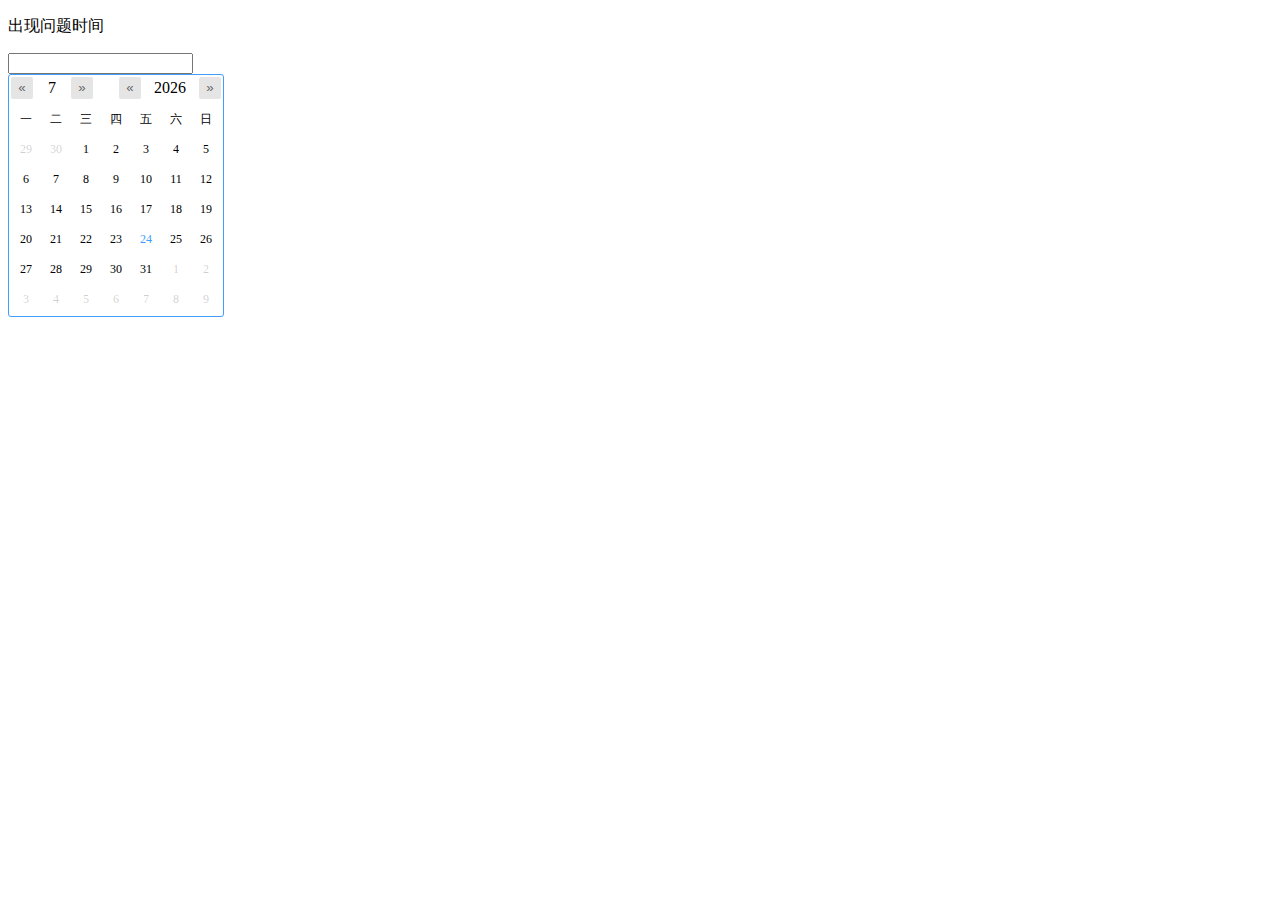
<file: modules/select-date/index.html>
<!--
 * @LastEditors: afei
 * @LastEditTime: 2021-10-25 12:22:32
-->
<!DOCTYPE html>
<html lang="en">

<head>
    <meta charset="UTF-8">
    <link rel="shortcut icon" href="../../static/favicon.jpg" type="image/x-icon">
    <title>日历插件 y/m/d</title>
    <link rel="stylesheet" href="css/data_y_m_d.css">
</head>

<body>
    <!--demo-->
    <div class="content">
        <p class="title">出现问题时间</p>
        <div class="center-content">
            <input type="text" name="happentime" id="a" class="propose date_picker" readonly>
        </div>
        <div class="date_selector">
            <div class="head">
                <div class="month">
                    <button class="btn prev">«</button>
                    <div></div>
                    <button class="btn next">»</button>
                </div>
                <div class="year">
                    <button class="btn prev">«</button>
                    <div></div>
                    <button class="btn next">»</button>
                </div>
            </div>
            <div class="title"></div>
            <div class="body"></div>
        </div>
    </div>
    <script src="../../js/jquery1.9.min.js"></script>
    <script src="js/data_y_m_d.js"></script>
    <script>
        init();
    </script>
</body>

</html>
</file>
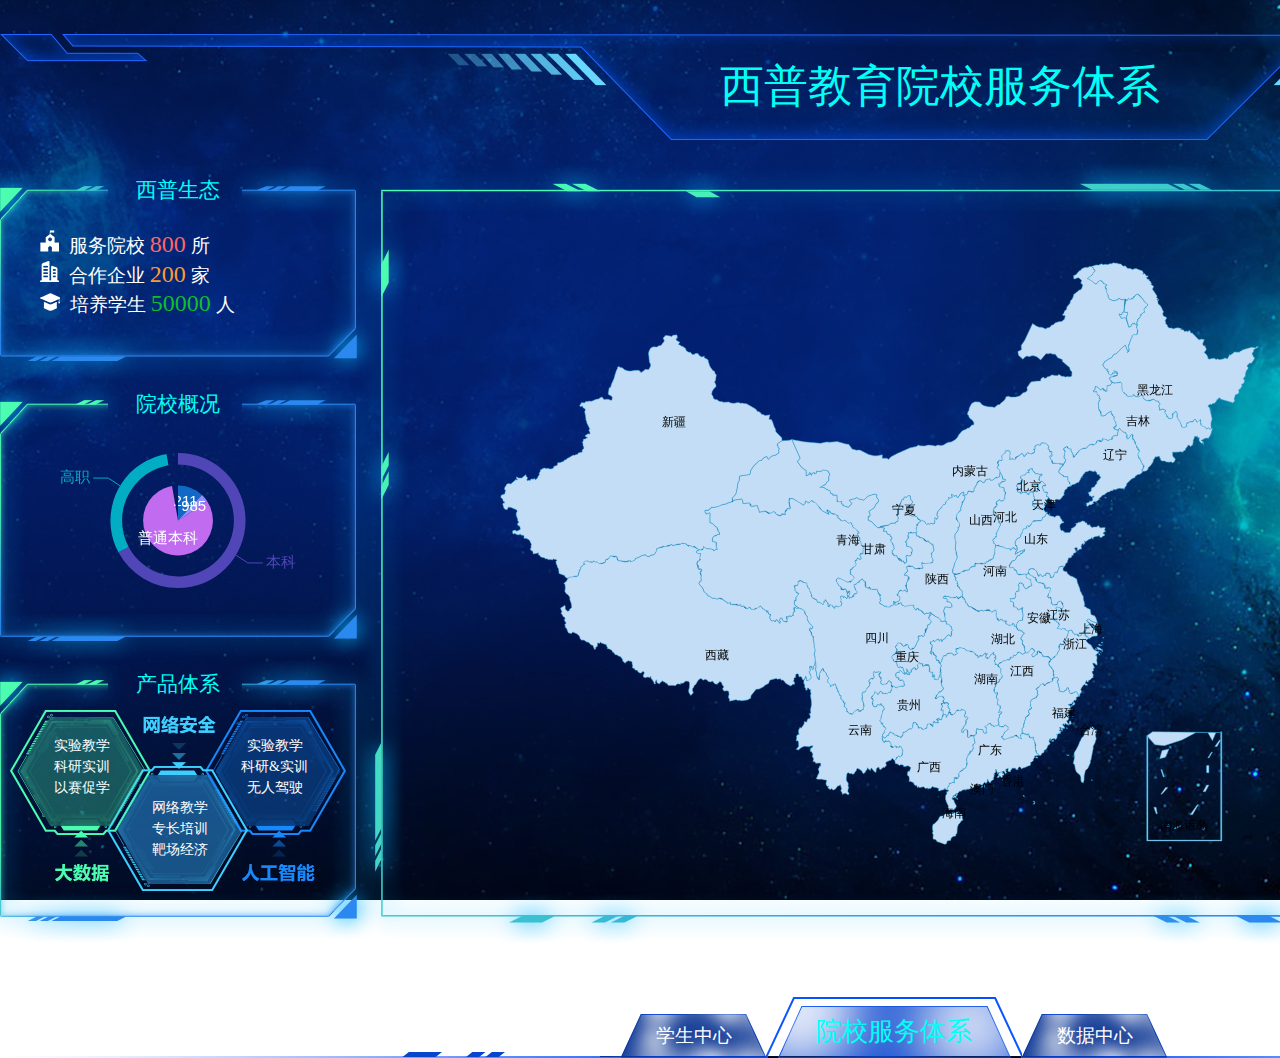
<file: modules/temporary-project/index.html>
<!--
 * @LastEditors: afei
 * @LastEditTime: 2021-10-25 15:49:06
-->
<!DOCTYPE html>
<html lang="en">

<head>
    <meta charset="UTF-8">
    <link rel="shortcut icon" href="../../static/favicon.jpg" type="image/x-icon">
    <title>院校服务体系</title>
    <link rel="stylesheet" href="css/style.css">
    <style>
        html {
            position: relative;
        }
    </style>
</head>

<body>
    <section class="home">
        <div class="header">
            西普教育院校服务体系
        </div>
        <div class="section">
            <div class="left">
                <div class="xpst">
                    <img class="bg" src="img/home/xpst.png">
                    <div class="tit">西普生态</div>
                    <p class="school"><i class="icon icon-school"></i>服务院校&nbsp;<em></em>&nbsp;所</p>
                    <p class="enterprise"><i class="icon icon-enterprise"></i>合作企业&nbsp;<em></em>&nbsp;家</p>
                    <p class="student"><i class="icon icon-student"></i>培养学生&nbsp;<em></em>&nbsp;人</p>
                </div>
                <div class="yxgk">
                    <img class="bg" src="img/home/yxgk.png">
                    <div class="tit">院校概况</div>
                    <div class="chart"></div>
                </div>
                <div class="cptx">
                    <img class="bg" src="img/home/cptx.png">
                    <div class="tit">产品体系</div>
                    <img class="detail" src="img/home/cptx_detail.png">
                    <p class="dsj"></p>
                    <p class="wlaq"></p>
                    <p class="rgzn"></p>
                </div>
            </div>
            <div class="center">
                <img class="bg" src="img/home/dt.png">
                <div id="map"></div>
            </div>
            <div class="right">
                <div class="kctx">
                    <img class="bg" src="img/home/kctx.png">
                    <div class="tit">课程体系</div>
                    <div class="gear rgzn">
                        <img class="bg" src="img/home/kctx_rgzn.png">
                        <p>人工智能</p>
                    </div>
                    <div class="gear wlaq">
                        <img class="bg" src="img/home/kctx_wlaq.png">
                        <p>网络安全</p>
                    </div>
                    <div class="gear dsj">
                        <img class="bg" src="img/home/kctx_dsj.png">
                        <p>大数据</p>
                    </div>
                </div>
                <div class="yxcg">
                    <img class="bg" src="img/home/yxcg.png">
                    <div class="tit">院校成功</div>
                    <div class="content"></div>
                </div>
            </div>
        </div>
        <div class="footer">
            <ul>
                <li><a href="">学生中心</a></li>
                <li class="active"><a href="">院校服务体系</a></li>
                <li><a href="">数据中心</a></li>
            </ul>
        </div>
        <div class="top">
            <img class="rgzn-img" src="img/home/rgzn_pop.png">
            <img class="wlaq-img" src="img/home/wlaq_pop.png">
            <img class="dsj-img" src="img/home/dsj_pop.png">
            <img class="close-img" src="img/close_pop.png">
        </div>
    </section>
    <script src="../../js/jquery1.9.min.js"></script>
    <script src="js/echarts.min.js"></script>
    <script src="js/china.js"></script>
    <script>
        $('.section .xpst').on('click', function () {
            window.open('ecology.html');
        });
        $('.section .yxcg').on('click', function () {
            window.open('colleges.html');
        });
        $('.section .kctx .gear').on('click', function () {
            $('.top').addClass($(this).attr('class').replace('gear', '').trim());
            $(this).addClass('active');
        });
        $('.top .close-img').on('click', function () {
            $(this).closest('div').attr('class', 'top');
            $('.section .kctx .gear.active').removeClass('active');
        });

        $(document).ready(function () {
            $.ajax({
                type: 'GET',
                url: 'data/home.json',
                dataType: 'json',
                success: function (data) {
                    $('.section .xpst .school em').text(data.xpst.school);
                    $('.section .xpst .enterprise em').text(data.xpst.enterprise);
                    $('.section .xpst .student em').text(data.xpst.student);
                    let myChart = echarts.init($('.section .yxgk .chart')[0]);
                    let option = {
                        color: ['#1269c5', '#9091ff', '#c16bf1', '#5146b7', '#00adc3'],
                        tooltip: {
                            trigger: 'item',
                            formatter: "{a} <br/>{b}: {c} ({d}%)"
                        },
                        textStyle: {
                            fontSize: 15
                        },
                        series: [
                            {
                                name: data.yxgk.inData.name,
                                type: 'pie',
                                selectedMode: 'single',
                                radius: [0, '30%'],
                                label: {
                                    normal: {
                                        position: 'inner'
                                    }
                                },
                                labelLine: {
                                    normal: {
                                        show: false
                                    }
                                },
                                data: data.yxgk.inData.data
                            },
                            {
                                name: data.yxgk.outData.name,
                                type: 'pie',
                                radius: ['48%', '58%'],
                                data: data.yxgk.outData.data
                            }
                        ]
                    };
                    myChart.setOption(option);
                    data.cptx.dsj.forEach(function (item) {
                        $('.section .cptx .dsj').append(`<span>${item}</span>`);
                    });
                    data.cptx.rgzn.forEach(function (item) {
                        $('.section .cptx .rgzn').append(`<span>${item}</span>`);
                    });
                    data.cptx.wlaq.forEach(function (item) {
                        $('.section .cptx .wlaq').append(`<span>${item}</span>`);
                    });
                    let mapChart = echarts.init($('#map')[0]);
                    let mapOption = {
                        backgroundColor: 'transparent',
                        tooltip: {
                            trigger: 'item',
                            enterable: true,
                            backgroundColor: 'transparent',
                            position: function (arr) {
                                if (event.pageX + 346 > $(window).width()) {
                                    arr[0] = event.offsetX - 346;
                                }
                                if (event.pageY + 271 > $(window).height()) {
                                    arr[1] = event.offsetY - 271;
                                }
                                return arr;
                            },
                            formatter: function (params, ticket, callback) {
                                let listStr = '';
                                if (params.data !== undefined && params.data.logo !== undefined) {
                                    params.data.logo.forEach(function (item) {
                                        listStr += `<img src="img/college-logo/${item}">`;
                                    });
                                }
                                let str = `
                <div class="mapTip">
                    <p>${params.name}服务院校--${params.value}</p>
                    <div class="list">${listStr}</div>
                </div>`;
                                return params.name !== '' ? str : '';
                            }
                        },
                        visualMap: {
                            show: false,
                            x: 'left',
                            y: 'bottom',
                            splitList: [
                                { start: 40, end: 600 }, { start: 25, end: 40 },
                                { start: 15, end: 25 }, { start: 5, end: 15 },
                                { start: 0, end: 5 }, { start: 0, end: 0 },
                            ],
                            color: ['#215096', '#3598c1', '#40a9ed', '#b7d6f3', '#edfbfb']
                        },
                        series: [{
                            name: '全国数据',
                            type: 'map',
                            mapType: 'china',
                            roam: true,
                            itemStyle: {
                                normal: {
                                    borderColor: '#25a2d3'
                                }
                            },
                            label: {
                                normal: {
                                    show: true
                                },
                                emphasis: {
                                    show: true
                                }
                            },
                            data: data.map
                        }]
                    };
                    mapChart.setOption(mapOption);
                    $('.section .yxcg .content').append('<div class="group"></div>');
                    let num = Math.ceil(data.yxcg.length / 3);
                    for (let i = 0; i < num; i++) {
                        let str = '';
                        for (let x = 0; x < 3; x++) {
                            str += data.yxcg[3 * i + x] === undefined ? '' : `<div class="item">
                            <div class="logo">
                            <img src="img/college-logo/${data.yxcg[3 * i + x].logo}">
                            </div>
                            <p>${data.yxcg[3 * i + x].name}</p>
                           </div>`;
                        }
                        $('.section .yxcg .group').append(`<div class="row">${str}</div>`);
                    }
                    if (data.yxcg.length > 3) {
                        let $parent = $('.section .yxcg .content');
                        let str = $parent.html();
                        $parent.html(str + str);
                        let height = $parent.children('.group:first-child').css('top', 0).height();
                        let vy = 50;
                        $parent.children('.group:last-child').css('top', height + 12);
                        let count = 0;
                        let scroll = function () {
                            if (count % 2 === 0) {
                                $parent.children('.group:first-child').animate({
                                    top: -height - 12
                                }, height / vy * 1000, function () {
                                    $(this).css('top', height + 12);
                                });
                                $parent.children('.group:last-child').animate({
                                    top: 0
                                }, height / vy * 1000);
                            }
                            else {
                                $parent.children('.group:last-child').animate({
                                    top: -height - 12
                                }, height / vy * 1000, function () {
                                    $(this).css('top', height + 12);
                                });
                                $parent.children('.group:first-child').animate({
                                    top: 0
                                }, height / vy * 1000);
                            }
                            count = (count + 1) > 1 ? 0 : (count + 1);
                        };
                        setInterval(scroll, height / vy * 1000);
                        scroll();
                    }
                }
            });
        });
    </script>
</body>

</html>
</file>
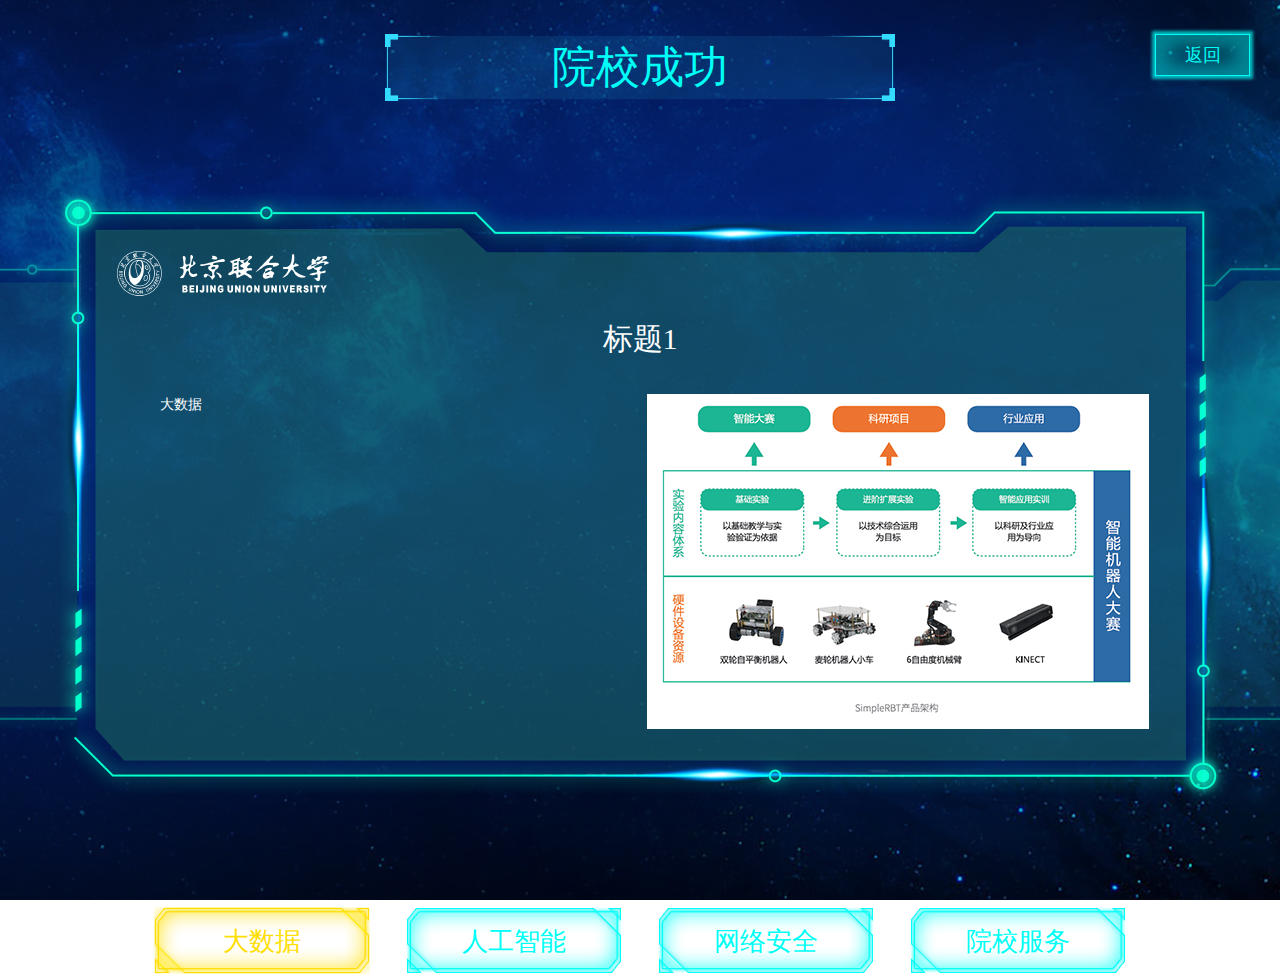
<file: modules/temporary-project/colleges.html>
<!--
 * @LastEditors: afei
 * @LastEditTime: 2021-10-25 15:28:55
-->
<!DOCTYPE html>
<html lang="en">

<head>
    <meta charset="UTF-8">
    <link rel="shortcut icon" href="../../static/favicon.jpg" type="image/x-icon">
    <title>院校成功</title>
    <link rel="stylesheet" href="css/style.css">
    <link rel="stylesheet" href="css/3dCarousel.css" />
</head>

<body>
    <section class="yuanxiaochenggong">
        <button class="back">返回</button>
        <div class="header">
            院校成功
        </div>
        <div class="section">
            <div class="bigCarousel">
                <div class="controls prv-btn">
                    <img class="normal" src="img/yuanxiaochenggong/btn_l.png">
                    <img class="active" src="img/yuanxiaochenggong/btn_l_hover.png">
                </div>
                <ul class="list"></ul>
                <div class="controls next-btn">
                    <img class="normal" src="img/yuanxiaochenggong/btn_r.png">
                    <img class="active" src="img/yuanxiaochenggong/btn_r_hover.png">
                </div>
                <ul class="indicator"></ul>
            </div>
        </div>
        <div class="footer">
            <button data-name="dsj">大数据</button>
            <button data-name="rgzn">人工智能</button>
            <button data-name="wlaq">网络安全</button>
            <button data-name="yxfu">院校服务</button>
        </div>
    </section>
    <script src="../../js/jquery1.9.min.js"></script>
    <script type="text/javascript" src="js/3dCarousel.js"></script>
    <script src="js/main.js"></script>
    <script>
        var allData;

        function changeData(name) {
            if (allData[name].length < 5) {
                allData[name] = [...allData[name], ...allData[name]];
            }
            $('.footer button').each(function () {
                $(this).removeClass('active');
            });
            $('.footer button[data-name=' + name + ']').addClass('active');
            $('.bigCarousel .list').html('');
            $('.bigCarousel .indicator').html('');
            $('.bigCarousel').unbind();
            $('.bigCarousel .prv-btn').unbind();
            $('.bigCarousel .next-btn').unbind();
            $('.bigCarousel .indicator').unbind();
            clearInterval(bigCarousel.INIT);
            bigCarousel.beforePlace = null;
            bigCarousel.nowPlace = null;
            bigCarousel.INIT = null;
            allData[name].forEach(function (item) {
                $('.bigCarousel .list').append(`<li class="item">
             <a>
               <div class="content">
                <img class="logo" src="img/yuanxiaochenggong/${name}/${item.logo}">
                <p class="title">${item.title}</p>
                <div class="msg">
                  <div class="left">${item.content}</div>
                  ${item.img === undefined || item.img === '' ? '' : `<img src="img/yuanxiaochenggong/${name}/${item.img}">`}
                </div>
               </div>
             </a>
           </li>`);
            });
            bigCarousel.start();
        }

        $(document).ready(function () {
            $.ajax({
                type: 'GET',
                url: 'data/yuanxiaochenggong.json',
                dataType: 'json',
                success: function (data) {
                    allData = { ...data };
                    changeData('dsj');
                }
            });
            $('.footer button').on('click', function () {
                changeData($(this).attr('data-name'));
            });
        });
    </script>
</body>

</html>
</file>
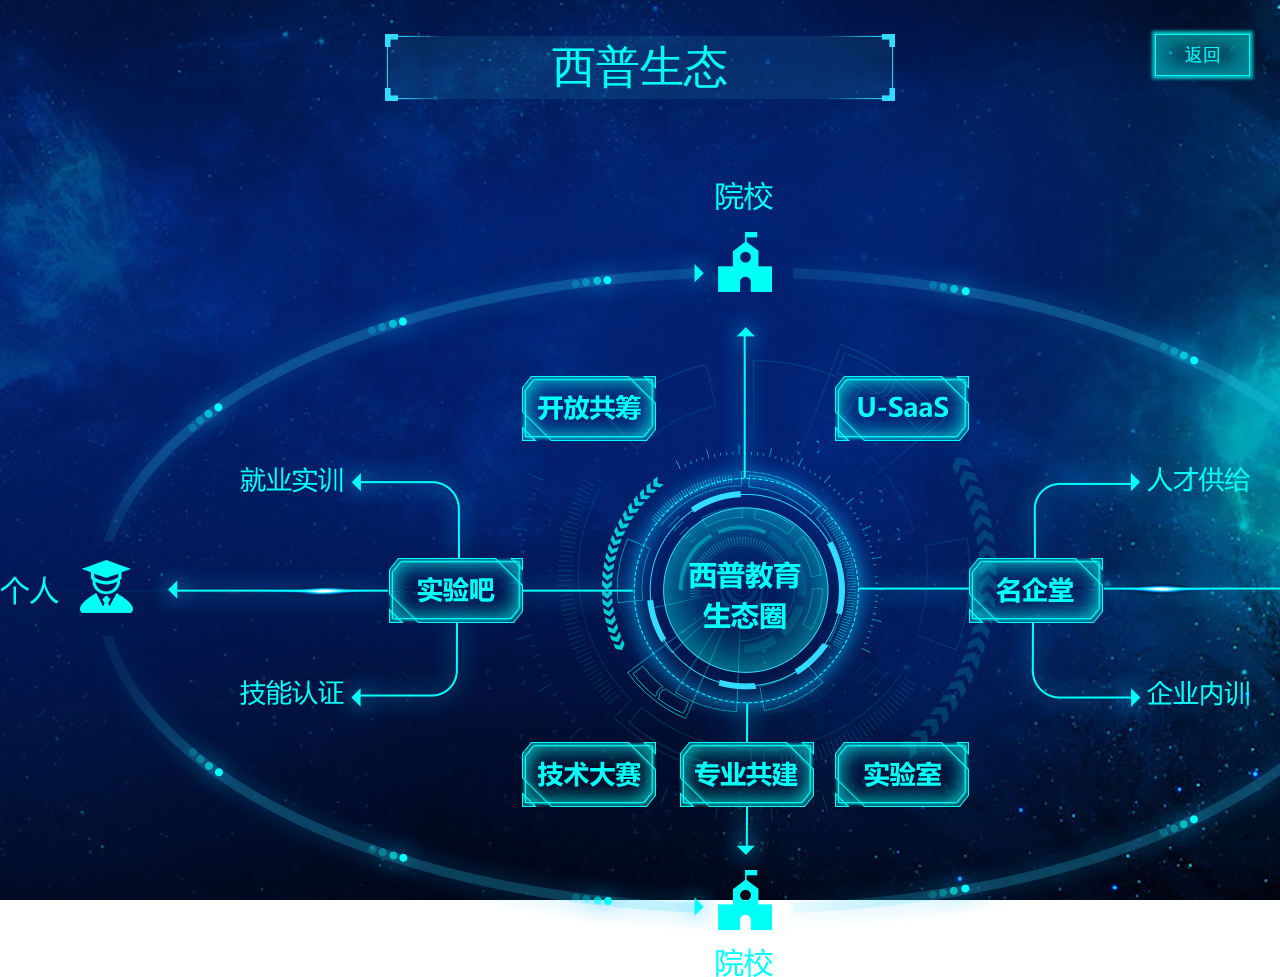
<file: modules/temporary-project/ecology.html>
<!--
 * @LastEditors: afei
 * @LastEditTime: 2021-10-25 15:29:08
-->
<!DOCTYPE html>
<html lang="en">

<head>
    <meta charset="UTF-8">
    <link rel="shortcut icon" href="../../static/favicon.jpg" type="image/x-icon">
    <title>西普生态</title>
    <link rel="stylesheet" href="css/style.css">
</head>

<body>
    <section class="xipushengtai">
        <button class="back">返回</button>
        <div class="header">
            西普生态
        </div>
        <div class="section">
            <img src="img/xipushengtai/section.png">
            <div class="hide top"></div>
            <div class="hide bottom"></div>
            <div class="hide left"></div>
            <div class="hide right"></div>
        </div>
    </section>
    <div class="pop-bg">
        <div class="pop hzxm-pop">
            <img class="close" src="img/close_pop.png">
            <div class="title">合作项目</div>
            <div class="content">
                <div class="item">
                    <div class="logo">
                        <img src="img/xipushengtai/jiaoyu_logo.png">
                    </div>
                    <p>教育部产学合作协同育人</p>
                    <p>立项<span class="strong">500+</span>项</p>
                    <div class="msg">
                        西普教育自2016年在教育部高等教育司政策指导下面向高校提供经费和软硬件支持合作项目，
                        以产业和技术发展的最新需求推动高校人才培养改革。在实验室建设、课程资源建设、师资培训、新工科等方面与高校深化产教融合、产学合作、协同育人，
                        汇聚企业资源支持高校专业综合改革和创新创业教育。
                    </div>
                </div>
                <div class="item">
                    <div class="logo">
                        <img src="img/xipushengtai/tiesan_logo.png">
                    </div>
                    <p>信息安全铁人三项赛</p>
                    <p>覆盖院校<span class="strong">326</span>所，<span class="strong">13000+</span>学生参与</p>
                    <div class="msg">
                        通过整合信息安全产业资源对接高等学校，促进产教融合，深化高校网络安全人才培养改革，为大学生提供信息安全技术创新锻炼及视野开拓的平台，
                        推动提升校企合作模式下信息安全人才的培养和选拔。
                        <span class="strong">“长城网络靶场竞技系统”</span>提供全程16场赛事技术支持，可模拟搭建不同企业业务场景，实现企业真实网络和业务场景的仿真训练。
                    </div>
                </div>
                <div class="item">
                    <div class="logo">
                        <img src="img/xipushengtai/jinzhuan_logo.png">
                    </div>
                    <p>金砖国际大数据比赛</p>
                    <p>覆盖院校<span class="strong">100+</span>所，<span class="strong">600+</span>学生参与</p>
                    <div class="msg">
                        为践行中国企业“走出去”战略和国际化环境建设，于2017-2018年度在外交部、科技部、教育部政策指导下，
                        联合金砖国家工商理事会、一带一路暨金砖国家技能发展国际联盟、
                        金砖国家技能发展与技术创新大赛组委会共同组织承办“2018一带一路暨金砖国家技能发展与技术创新大赛-大数据赛项” 为大数据技能发展和技术创新搭建合作平台。
                    </div>
                </div>
            </div>
        </div>
        <div class="pop rzpx-pop">
            <img class="close" src="img/close_pop.png">
            <div class="title">认证培训</div>
            <div class="content"></div>
        </div>
        <div class="pop zqhz-pop">
            <img class="close" src="img/close_pop.png">
            <div class="title">政企合作</div>
            <div class="content"></div>
        </div>
    </div>
    <script src="../../js/jquery1.9.min.js"></script>
    <script src="js/main.js"></script>
    <script>
        $('.hide.top,.hide.bottom').on('click', function () {
            showPop('hzxm-pop');
        });
        $('.hide.left').on('click', function () {
            showPop('rzpx-pop');
        });
        $('.hide.right').on('click', function () {
            showPop('zqhz-pop');
        });
        $(document).ready(function () {
            $.ajax({
                type: 'GET',
                url: 'data/xipushengtai.json',
                dataType: 'json',
                success: function (data) {
                    data.zqhz.forEach(function (item) {
                        $('.zqhz-pop .content').append(`<div class="item">
                        <img src="img/xipushengtai/zqhz/${item}">
                    </div>`);
                    });
                    data.rzpx.forEach(function (item) {
                        $('.rzpx-pop .content').append(`<div class="item">
                        <div class="logo">
                            <img src="img/xipushengtai/rzpx/${item.logo}">
                        </div>
                        <p>${item.title}</p>
                        <div class="msg">${item.content}</div>
                    </div>`);
                    });
                }
            });
        });
    </script>
</body>

</html>
</file>
<file: css/aggregate.css>
p{font-size:22px;font-weight:bold}
</file>
<file: modules/calculation-amount/css/amountCalculation.css>
body{margin:0;position:relative}.form .item{margin-bottom:5px}.form .item span{display:inline-block;width:67px;text-align:right}.form .else{margin-top:10px}.outPut{border-top:1px solid red;margin-top:5px}.outPut .inner{padding-left:40px}.outPut .inner p{margin:0;color:#9E9E9E}.outPut .inner p .title{color:#8bc34a}.outPut .inner p em{color:blue;font-style:normal}.outPut .inner p em.end{color:#F44336}.outPut .inner p .hide{display:none}
</file>
<file: modules/carousel-3d/css/3dCarousel.css>
body{background:black}.bigCarousel{width:500px;height:232px;margin:0 auto;position:relative}.bigCarousel .controls{height:100%;width:15%;position:absolute;top:0;z-index:10;cursor:pointer;opacity:0;transition:opacity 1s;-moz-transition:opacity 1s;-webkit-transition:opacity 1s;-o-transition:opacity 1s}.bigCarousel .controls img{width:100%;height:100%}.bigCarousel .controls.prv-btn{left:-25%}.bigCarousel .controls.next-btn{right:-25%}.bigCarousel .list{width:100%;height:100%;padding:0;list-style-type:none;position:relative}.bigCarousel .list .item{position:absolute;width:80%;height:80%;top:10%;left:auto;right:0;filter:progid:DXImageTransform.Microsoft.Shadow(color='#3fbee5', Direction=135, Strength=5);-moz-box-shadow:0 0 12px #3fbee5;-webkit-box-shadow:0 0 12px #3fbee5;box-shadow:0 0 12px #3fbee5}@keyframes moveLeft{from{right:28%}to{right:36%}}@-moz-keyframes moveLeft{from{right:28%}to{right:36%}}@-webkit-keyframes moveLeft{from{right:28%}to{right:36%}}@-o-keyframes moveLeft{from{right:28%}to{right:36%}}@keyframes leaveLeft{from{right:36%}to{right:28%}}@-moz-keyframes leaveLeft{from{right:36%}to{right:28%}}@-webkit-keyframes leaveLeft{from{right:36%}to{right:28%}}@-o-keyframes leaveLeft{from{right:36%}to{right:28%}}@keyframes moveRight{from{left:28%}to{left:36%}}@-moz-keyframes moveRight{from{left:28%}to{left:36%}}@-webkit-keyframes moveRight{from{left:28%}to{left:36%}}@-o-keyframes moveRight{from{left:28%}to{left:36%}}@keyframes leaveRight{from{left:36%}to{left:28%}}@-moz-keyframes leaveRight{from{left:36%}to{left:28%}}@-webkit-keyframes leaveRight{from{left:36%}to{left:28%}}@-o-keyframes leaveRight{from{left:36%}to{left:28%}}@keyframes topLeft{from{right:-4%}to{right:0}}@-moz-keyframes topLeft{from{right:-4%}to{right:0}}@-webkit-keyframes topLeft{from{right:-4%}to{right:0}}@-o-keyframes topLeft{from{right:-4%}to{right:0}}@keyframes topRight{from{left:-4%}to{left:0}}@-moz-keyframes topRight{from{left:-4%}to{left:0}}@-webkit-keyframes topRight{from{left:-4%}to{left:0}}@-o-keyframes topRight{from{left:-4%}to{left:0}}@keyframes topJump{from{transform:scale(.8, .95)}to{transform:scale(1, 1)}}@-moz-keyframes topJump{from{transform:scale(.8, .95)}to{transform:scale(1, 1)}}@-webkit-keyframes topJump{from{transform:scale(.8, .95)}to{transform:scale(1, 1)}}@-o-keyframes topJump{from{transform:scale(.8, .95)}to{transform:scale(1, 1)}}.bigCarousel .list .item a{width:100%;height:100%;display:block;position:relative}.bigCarousel .list .item a>img{width:100%;height:100%}.bigCarousel .list .item a .content{display:none}.bigCarousel .list .item a .content .advertisingJF{position:absolute;width:12%;height:30%;top:4%;right:2%}.bigCarousel .list .item a .content .advertisingTJ{position:absolute;width:23%;height:35%;top:0;left:0}.bigCarousel .list .item a .content>span{position:absolute;bottom:0;left:0;width:100%;background:rgba(0,0,0,0.6);height:45px;font-size:1.5em;line-height:45px;color:#fff;overflow:hidden;text-align:left}.bigCarousel .list .item a .content>span .goodsName{padding:0 10px}.bigCarousel .list .item a .content>span .goodsPrice{color:#ede6b0}.bigCarousel .list .item a .bigModel{position:absolute;width:100%;height:100%;background:rgba(0,0,0,0.5);top:0;display:block}.bigCarousel .list .item.moveLeft{right:36%;left:auto}.bigCarousel .list .item.moveRight{left:36%}.bigCarousel .list .item.top{z-index:10;top:0;width:100%;height:100%}.bigCarousel .list .item.top a .content{display:block}.bigCarousel .list .item.top a .bigModel{display:none}.bigCarousel .list .item.middle{z-index:5}.bigCarousel .list .item.bottom{z-index:1}.bigCarousel .indicator{position:relative;list-style-type:none;padding-left:0;width:140px;height:1.5%;margin:20px auto 0}.bigCarousel .indicator li{background:rgba(255,255,255,0.1);width:20px;height:100%;position:absolute;cursor:pointer}.bigCarousel .indicator li.active{background:#3fbee5}.bigCarousel:hover .controls{opacity:1}
</file>
<file: modules/carousel-replace/css/replaceCarousel.css>
body{background:black}.bigCarousel{width:500px;height:232px;margin:0 auto;position:relative}.bigCarousel .controls{width:32px;height:40px;position:absolute;top:100px;z-index:10;cursor:pointer}.bigCarousel .controls.prv-btn{left:0}.bigCarousel .controls.next-btn{right:0}.bigCarousel .controls img{width:100%;height:100%;display:none}.bigCarousel .controls img:first-child{display:block}.bigCarousel .controls:hover img:first-child{display:none}.bigCarousel .controls:hover img:last-child{display:block}.bigCarousel .list{width:100%;height:100%;padding:0;list-style-type:none;position:relative}.bigCarousel .list .item{position:absolute;width:100%;height:100%;opacity:0}.bigCarousel .list .item a{width:100%;height:100%;display:block;position:relative}.bigCarousel .list .item a>img{width:100%;height:100%}.bigCarousel .indicator{position:absolute;list-style-type:none;padding-left:0;bottom:10px;margin:0;left:180px;width:140px;height:20px}.bigCarousel .indicator li{background:rgba(0,0,0,0.2);width:20px;height:20px;border-radius:50%;text-align:center;line-height:20px;font-size:13px;position:absolute;cursor:pointer;color:#fff}.bigCarousel .indicator li.active{background:rgba(0,0,0,0.6)}
</file>
<file: modules/carousel-seamless/css/seamlessCarousel.css>
body{background:black}.bigCarousel{width:500px;height:232px;margin:0 auto;position:relative;overflow:hidden}.bigCarousel .controls{width:32px;height:40px;position:absolute;top:100px;z-index:10;cursor:pointer}.bigCarousel .controls.prv-btn{left:0}.bigCarousel .controls.next-btn{right:0}.bigCarousel .controls img{width:100%;height:100%;display:none}.bigCarousel .controls img:first-child{display:block}.bigCarousel .controls:hover img:first-child{display:none}.bigCarousel .controls:hover img:last-child{display:block}.bigCarousel .list{width:100%;height:100%;padding:0;margin:0;list-style-type:none;position:relative}.bigCarousel .list .item{position:absolute;width:100%;height:100%}.bigCarousel .list .item a{width:100%;height:100%;display:block;position:relative}.bigCarousel .list .item a>img{width:100%;height:100%}.bigCarousel .list .item a .content .advertisingJF{position:absolute;width:12%;height:30%;top:4%;right:2%}.bigCarousel .list .item a .content .advertisingTJ{position:absolute;width:23%;height:35%;top:0;left:0}.bigCarousel .indicator{position:absolute;list-style-type:none;padding-left:0;bottom:10px;margin:0;left:180px;width:140px;height:5px}.bigCarousel .indicator li{background:rgba(255,255,255,0.1);width:20px;height:100%;position:absolute;cursor:pointer}.bigCarousel .indicator li.active{background:#3fbee5}
</file>
<file: modules/carousel-slides/css/slidesCarousel.css>
body{background:black}.bigCarousel{width:1000px;height:358px;position:relative;margin:0 auto;overflow:hidden}.bigCarousel .list{width:100%;height:100%}.bigCarousel .list a{position:absolute;left:0;top:0;width:100%;height:100%}.bigCarousel .list a>img{width:100%;height:100%}.bigCarousel .list a .created{overflow:hidden;position:absolute;z-index:20}.bigCarousel .controls{position:absolute;z-index:30;width:49px;height:49px;cursor:pointer;top:calc((100% - 49px) / 2)}.bigCarousel .controls.prv-btn{background:url(../img/shutter_prevBtn.png) 0 0 no-repeat;left:20px}.bigCarousel .controls.prv-btn:hover{background-position-y:-49px}.bigCarousel .controls.next-btn{background:url(../img/shutter_nextBtn.png) 0 0 no-repeat;right:20px}.bigCarousel .controls.next-btn:hover{background-position-y:-49px}.bigCarousel .tit{position:absolute;box-sizing:border-box;z-index:30;left:0;bottom:0;width:100%;height:36px;line-height:36px;color:#fff;font-size:14px;padding-left:20px;background:rgba(0,0,0,0.6)}.bigCarousel .indicator{position:absolute;z-index:30;list-style-type:none;padding-left:0;bottom:50px;margin:0;left:0;width:100%;display:flex;justify-content:center;height:20px}.bigCarousel .indicator li{background:rgba(0,0,0,0.2);width:20px;height:20px;border-radius:50%;text-align:center;line-height:20px;font-size:13px;cursor:pointer;color:#fff;margin-left:20px}.bigCarousel .indicator li:first-child{margin-left:0}.bigCarousel .indicator li.active,.bigCarousel .indicator li:hover{background:rgba(0,0,0,0.6)}
</file>
<file: modules/drag-menu/css/dragMenu.css>
*{margin:0;padding:0}html{height:100%}body{background:#494A5F;height:100%;overflow:hidden}button{background:none;border:0;outline:none;cursor:pointer}h1{color:#fff;text-align:center;padding-top:100px}.icon{background:url("../img/icon.png") no-repeat;display:inline-block}.icon-setting{width:46px;height:46px;background-position:-276px -614px}.icon-myCenter{width:39px;height:43px;background-position:-752px -1849px}.icon-notice{width:39px;height:45px;background-position:-752px -799px}.icon-expression{width:44px;height:44px;background-position:-444px -445px}.icon-collection{width:44px;height:42px;background-position:-601px -968px}.btnGroup{position:absolute;margin:auto;left:0;right:0;top:0;bottom:0;width:1px;height:1px}.btnGroup .item{width:60px;height:60px;display:flex;justify-content:center;align-items:center;border-radius:50%;position:absolute;animation:all ease-in-out 10s}.btnGroup .item:first-child{background:#fff;z-index:6}.btnGroup .item:nth-child(2){background:#ff5c5c;z-index:5}.btnGroup .item:nth-child(3){background:#5cd1ff;z-index:4}.btnGroup .item:nth-child(4){background:#fff15c;z-index:3}.btnGroup .item:nth-child(5){background:#64f592;z-index:2}
</file>
<file: modules/indicator-floor/css/floor_indicator.css>
body{margin:0}header{height:40px;background:gray}.nav{height:500px;width:60%;margin:20px auto;color:#fff;background:#000}section{padding:0 80px;position:relative;padding-bottom:1000px}section>div{height:500px}section>div:first-child{background:red}section>div:nth-child(2){background:orange}section>div:nth-child(3){background:yellow}section>div:nth-child(4){background:green}section>div:nth-child(5){background:cyan}section>div:nth-child(6){background:blue}section>div:nth-child(7){background:purple}section>div .tit{color:#fff;height:50px;line-height:50px;margin:0}section .slide{position:absolute;opacity:0;transition:opacity 1s;-moz-transition:opacity 1s;-webkit-transition:opacity 1s;-o-transition:opacity 1s;top:0;left:10px;list-style-type:none;padding:0;margin:0}section .slide li{border-bottom:1px solid #fff;pointer-events:none;background:rgba(0,0,0,0.4)}section .slide li a{padding:5px 10px;display:block;text-decoration:none;color:#fff}section .slide li:last-child{border-bottom:0}section .slide li:hover,section .slide li.active{background:#e4393c}section .slide.show{opacity:1}section .slide.show li{pointer-events:auto}section .slide.fixed{position:fixed;top:80px}
</file>
<file: modules/interface-show/css/showInterface.css>
body{font:normal normal 14px "Times New Roman","Microsoft YaHei"}*{padding:0;margin:0}h1,h2,h3,h4,h5,h6{font-weight:normal}ul{list-style-type:none}a{text-decoration:none;color:#000}button{outline:none;background:none}@keyframes normalIt{from{transform:rotate(90deg)}to{transform:rotate(0deg)}}@keyframes rotateIt{from{transform:rotate(0deg)}to{transform:rotate(90deg)}}body{padding:50px;background:rgba(0,0,0,0.01)}header{font-size:20px;text-align:center;background:blanchedalmond;padding:20px 0;color:#e4393c;margin-bottom:20px}section{display:flex;position:relative}section .left{width:350px;background:#ededed;padding:10px 0;overflow-y:auto}section .left ul{transition:height 250ms;overflow:hidden}section .left ul.hide{height:0}section .left ul li .tit{height:30px;align-items:center;font-size:14px;display:flex;padding-left:30px;position:relative}section .left ul li .tit b{position:absolute;left:10px;border-width:5px;border-style:solid;border-color:transparent transparent transparent rgba(0,0,0,0.4);cursor:pointer;transform:rotate(0deg)}section .left ul li .tit b.route{transform:rotate(90deg)}section .left ul li .tit a{overflow:hidden;text-overflow:ellipsis}section .left ul li.parent .tit b{display:block}section .left ul li.child .tit b{display:none}section .right{width:calc(100% - 450px);padding-left:10px;margin-left:50px;background:#ededed}section .right h1{font-size:30px}section .right h2{font-size:20px}section .right .item{margin-bottom:10px;padding:10px 0;box-sizing:border-box}section .right .item>ul{width:90%;margin:0 auto;border:1px solid rgba(0,0,0,0.5);background:#fff}section .right .item>ul>li{border-bottom:1px solid rgba(0,0,0,0.5);display:flex}section .right .item>ul>li:last-child{border-bottom:0}section .right .item>ul>li>div{height:40px;font-size:16px;line-height:40px;box-sizing:border-box}section .right .item>ul>li>div.itemLeft{width:10%;border-right:1px solid rgba(0,0,0,0.5);text-align:center}section .right .item>ul>li>div.itemRight{width:90%;padding-left:10px}section .right .item>ul>li>div.itemRight>div{display:flex;width:100%;height:30px}section .right .item>ul>li>div.itemRight>div.title{border-bottom:1px dotted rgba(0,0,0,0.5)}section .right .item>ul>li>div.itemRight>div.parameter{border-bottom:1px solid rgba(0,0,0,0.5)}section .right .item>ul>li>div.itemRight>div:last-child{border-bottom:0}section .right .item>ul>li>div.itemRight>div>div{height:100%;align-items:center;justify-content:center;display:flex;box-sizing:border-box}section .right .item>ul>li>div.itemRight.out>div>div:nth-child(1){width:12%}section .right .item>ul>li>div.itemRight.out>div>div:nth-child(2){width:40%}section .right .item>ul>li>div.itemRight.out>div>div:nth-child(3){width:12%}section .right .item>ul>li>div.itemRight.out>div>div:nth-child(4){width:12%}section .right .item>ul>li>div.itemRight.out>div>div:nth-child(5){width:12%}section .right .item>ul>li>div.itemRight.out>div>div:nth-child(6){width:12%}section .right .item>ul>li>div.itemRight.in>div.parameter>div:nth-child(1){justify-content:left;padding-left:10px}section .right .item>ul>li>div.itemRight.in>div>div:nth-child(1){width:20%}section .right .item>ul>li>div.itemRight.in>div>div:nth-child(2){width:60%}section .right .item>ul>li>div.itemRight.in>div>div:nth-child(3){width:20%}section .right .item>ul>li.else>div{height:auto;line-height:normal;display:flex;align-items:center;flex-wrap:wrap}section .right .item>ul>li.else>div.itemLeft{justify-content:center}section .right .item>ul>li.else>div.itemRight{padding-left:0}section.fixed .left{position:fixed;top:0;height:100%}section.fixed .right{margin-left:400px}
</file>
<file: modules/select-date/css/data_y_m_d.css>
.content .center-content{position:relative}.content .center-content .date_picker{cursor:pointer}.date_selector{border:1px solid #409eff;background:white;color:#000;width:210px;border-radius:3px;padding:2px}.date_selector *{padding:0;margin:0;box-sizing:border-box;outline:none;line-height:1}.date_selector button{border:none;background:none;outline:none;cursor:pointer;color:#000}.date_selector a{text-decoration:none;color:#000}.date_selector h1,.date_selector h2,.date_selector h3,.date_selector h4,.date_selector h5,.date_selector h6,.date_selector b,.date_selector u,.date_selector i,.date_selector s,.date_selector em,.date_selector strong{font-weight:normal;font-size:unset;text-decoration:none;font-style:normal}.date_selector ul,.date_selector ol{list-style-type:none}.date_selector .head{display:flex;justify-content:space-between;margin-bottom:5px}.date_selector .head .btn{color:rgba(0,0,0,0.6);background:rgba(0,0,0,0.1);width:22px;height:22px;line-height:22px;border-radius:2px}.date_selector .head .btn:hover{background:rgba(0,0,0,0.6);color:#fff}.date_selector .head .month div,.date_selector .head .year div{display:inline-block;height:100%;width:50px;line-height:22px;vertical-align:middle;text-align:center}.date_selector .head .month div{width:30px}.date_selector .title .item{pointer-events:none}.date_selector .body,.date_selector .title{display:flex;flex-wrap:wrap}.date_selector .body .row,.date_selector .title .row{width:100%;display:flex}.date_selector .body .row .item,.date_selector .title .row .item{width:30px;height:30px;font-size:12px;text-align:center;user-select:none;position:relative}.date_selector .body .row .item .inner,.date_selector .title .row .item .inner{width:100%;height:100%;line-height:30px;border-radius:50%;position:relative;z-index:1}.date_selector .body .row .item.today{color:#409eff}.date_selector .body .row .item.select{color:#fff !important}.date_selector .body .row .item.select .inner{background:#409eff}.date_selector .body .row .item.between{background:transparent;border-radius:unset}.date_selector .body .row .item.between:after{content:'';display:block;width:100%;height:100%;background:#f2f6fc;position:absolute;left:0;top:0}.date_selector .body .row .item.cantUse{color:rgba(0,0,0,0.2)}.date_selector .body .row .item.cantUse:hover{color:rgba(0,0,0,0.2)}.date_selector .body.day .row .item{cursor:pointer}.date_selector .body.day .row .item:hover{color:#409eff}.date_selector .body.day .row .item.select{color:#fff}.date_selector .body.day .row .item.cantUse{cursor:default;color:rgba(0,0,0,0.2)}.date_selector .body.day .row .item.noHover{cursor:default;color:#000}.date_selector .body.week .row:hover{background:#f2f6fc;border-radius:30px}.date_selector .body.week .row .item{cursor:pointer !important}.date_selector .body.doubleDay .row .item{cursor:pointer}.date_selector .body.doubleDay .row .item:hover{color:#409eff}.date_selector .body.doubleDay .row .item.cantUse{cursor:default;color:rgba(0,0,0,0.2)}.date_selector .body.doubleDay .row .item.noHover{cursor:default;color:#000}
</file>
<file: modules/temporary-project/css/style.css>
html,body{height:100%}body{font:normal normal 14px "Times New Roman","Microsoft YaHei";color:#fff;-webkit-font-smoothing:antialiased;-moz-osx-font-smoothing:grayscale;background:url("../img/bg.jpg") 100% 100% no-repeat;padding-top:34px}*{padding:0;margin:0;box-sizing:border-box;outline:none;line-height:1}button{border:none;background:none;outline:none;cursor:pointer;color:#fff}a{text-decoration:none;color:#fff}h1,h2,h3,h4,h5,h6,b,u,i,s,em,strong{font-weight:normal;font-size:unset;text-decoration:none;font-style:normal}ul,ol{list-style-type:none}.icon{background:url("../img/icon.png") no-repeat;display:inline-block;cursor:pointer}.pop-bg{position:fixed;width:100%;height:100%;left:0;top:0;display:none;z-index:1000;background:rgba(0,0,0,0.3)}.pop-bg.show{display:block}.pop-bg .pop{background:url("../img/pop_bg.png") 100% 100% no-repeat;display:none;position:absolute;top:0;bottom:0;left:0;right:0;margin:auto;width:1247px;height:626px;padding:80px 70px 0}.pop-bg .pop.show{display:block}.pop-bg .pop .close{position:absolute;right:58px;top:56px;cursor:pointer}.pop-bg .pop .title{font-size:30px;color:#fff}.pop-bg .pop ::-webkit-scrollbar{width:8px;height:100%}.pop-bg .pop ::-webkit-scrollbar-track{background-color:#072932}.pop-bg .pop ::-webkit-scrollbar-thumb{border-radius:4px;background-color:#04ffcc}.pop-bg .pop .content{overflow:hidden auto;padding-right:10px}.icon-school{width:19px;height:22px;background-position:-7px -5px}.icon-enterprise{width:19px;height:21px;background-position:-38px -6px}.icon-student{width:20px;height:18px;background-position:-69px -9px}.pop-bg .hzxm-pop .content{margin-top:40px;display:flex;flex-wrap:wrap;max-height:388px}.pop-bg .hzxm-pop .content .item{background:url("../img/xipushengtai/hzxm_item.png") 100% 100% no-repeat;width:326px;height:388px;margin-right:50px;margin-bottom:30px;padding:10px}.pop-bg .hzxm-pop .content .item:nth-child(3n){margin-right:0}.pop-bg .hzxm-pop .content .item:nth-last-child(1),.pop-bg .hzxm-pop .content .item:nth-last-child(2),.pop-bg .hzxm-pop .content .item:nth-last-child(3){margin-bottom:0}.pop-bg .hzxm-pop .content .item .logo{height:70px;background:#134743;margin-bottom:20px;display:flex;justify-content:center;align-items:center;overflow:hidden}.pop-bg .hzxm-pop .content .item p{color:#00fff6;font-size:18px;line-height:1.4;text-align:center;overflow:hidden}.pop-bg .hzxm-pop .content .item .msg{text-indent:2em;line-height:1.5;max-height:212px;overflow-y:auto;margin-top:10px;text-align:justify}.pop-bg .hzxm-pop .content .item .strong{color:#ffde03 !important}.pop-bg .rzpx-pop .content{margin-top:60px;display:flex;flex-wrap:wrap;max-height:298px}.pop-bg .rzpx-pop .content .item{background:url("../img/xipushengtai/rzpx_item.png") 100% 100% no-repeat;width:526px;height:298px;margin-right:30px;margin-bottom:20px;padding:10px 16px}.pop-bg .rzpx-pop .content .item:nth-child(2n){margin-right:0}.pop-bg .rzpx-pop .content .item:nth-last-child(1),.pop-bg .rzpx-pop .content .item:nth-last-child(2){margin-bottom:0}.pop-bg .rzpx-pop .content .item .logo{height:70px;background:#134743;margin-bottom:20px;display:flex;justify-content:center;align-items:center;overflow:hidden}.pop-bg .rzpx-pop .content .item p{color:#00fff6;font-size:18px;line-height:1.4;text-align:center;overflow:hidden}.pop-bg .rzpx-pop .content .item .msg{text-indent:2em;line-height:1.5;max-height:145px;overflow-y:auto;margin-top:10px;text-align:justify}.pop-bg .zqhz-pop .content{margin-top:60px;display:flex;flex-wrap:wrap;max-height:364px}.pop-bg .zqhz-pop .content .item{width:200px;height:44px;background:#0b3734;border:1px solid #07ffcf;display:inline-flex;justify-content:center;align-items:center;margin-right:22px;margin-bottom:20px}.pop-bg .zqhz-pop .content .item:nth-child(5n){margin-right:0}.pop-bg .zqhz-pop .content .item:nth-last-child(1),.pop-bg .zqhz-pop .content .item:nth-last-child(2),.pop-bg .zqhz-pop .content .item:nth-last-child(3),.pop-bg .zqhz-pop .content .item:nth-last-child(4),.pop-bg .zqhz-pop .content .item:nth-last-child(5){margin-bottom:0}.pop-bg .zqhz-pop .content .item img{width:180px;height:30px}section.home .header{background:url("../img/home/home_header.png") 100% 100%;font-size:44px;width:1880px;margin:0 auto 50px;height:106px;line-height:106px;color:#00fff6;text-align:center}section.home .section{display:flex;width:1819px;height:727px;margin:0 auto;justify-content:space-between}section.home .section .left>div,section.home .section .right>div{position:relative}section.home .section .left>div>.bg,section.home .section .right>div>.bg{position:absolute;left:-22px;top:-26px;z-index:-1}section.home .section .left>div>.tit,section.home .section .right>div>.tit{color:#00fff6;font-size:21px;position:absolute;width:100%;top:-10.5px;text-align:center}section.home .section .left{width:356px}section.home .section .left .xpst{height:167px;padding-top:40px;cursor:pointer}section.home .section .left .xpst p{font-size:19px;padding-left:40px;overflow:hidden;white-space:nowrap}section.home .section .left .xpst p i{margin-right:10px}section.home .section .left .xpst p em{font-size:24px;color:#ff6666}section.home .section .left .xpst p.enterprise{margin:5px 0}section.home .section .left .xpst p.enterprise em{color:#ff9933}section.home .section .left .xpst p.student em{color:#0fbf2a}section.home .section .left .yxgk{height:233px;margin:47px 0}section.home .section .left .yxgk .chart{width:100%;height:100%}section.home .section .left .cptx{height:233px;padding-top:26px}section.home .section .left .cptx .detail{margin:0 auto;display:block}section.home .section .left .cptx p{font-size:14px;position:absolute;width:69px;text-align:center;line-height:1.5}section.home .section .left .cptx p span{white-space:nowrap;overflow:hidden;display:inline-block;width:100%}section.home .section .left .cptx .dsj{left:47px;top:54px}section.home .section .left .cptx .wlaq{left:145px;top:116px}section.home .section .left .cptx .rgzn{right:47px;top:54px}section.home .section .center{width:997px;position:relative}section.home .section .center>.bg{position:absolute;left:-28px;top:-29px}section.home .section .center #map{width:100%;height:100%}section.home .section .center #map .mapTip{background:url("../img/home/map_tip.png") no-repeat;width:346px;height:271px;padding:20px 10px 0 24px}section.home .section .center #map .mapTip>p{overflow:hidden;font-size:20px;margin-bottom:24px}section.home .section .center #map .mapTip ::-webkit-scrollbar{width:4px;height:100%}section.home .section .center #map .mapTip ::-webkit-scrollbar-track{background-color:#183b8f}section.home .section .center #map .mapTip ::-webkit-scrollbar-thumb{border-radius:2px;background-color:#006cff}section.home .section .center #map .mapTip .list{display:flex;flex-wrap:wrap;max-height:180px;overflow-y:auto}section.home .section .center #map .mapTip .list img{width:80px;height:80px;margin-right:25px;margin-bottom:20px}section.home .section .center #map .mapTip .list img:nth-child(3n){margin-right:0}section.home .section .center #map .mapTip .list img:nth-last-child(1),section.home .section .center #map .mapTip .list img:nth-last-child(2),section.home .section .center #map .mapTip .list img:nth-last-child(3){margin-bottom:0}section.home .section .right{width:416px}section.home .section .right .kctx{height:395px;background:url("../img/home/kctx_bg.png") no-repeat 36px 47px}section.home .section .right .kctx .gear{border-radius:50%;cursor:pointer;position:absolute}section.home .section .right .kctx .gear img{vertical-align:top;animation:to-right linear 4s infinite}section.home .section .right .kctx .gear p{position:absolute;font-size:25px;color:#1889fc;width:55px;line-height:1.2}section.home .section .right .kctx .gear.rgzn{top:140px;left:77px}section.home .section .right .kctx .gear.rgzn:hover,section.home .section .right .kctx .gear.rgzn.active{background:radial-gradient(circle at center, #006ddc, rgba(0,109,220,0), rgba(0,0,0,0))}section.home .section .right .kctx .gear.rgzn p{top:22px;left:25px}section.home .section .right .kctx .gear.rgzn img{animation-name:to-left}section.home .section .right .kctx .gear.wlaq{top:67px;left:174px}section.home .section .right .kctx .gear.wlaq:hover,section.home .section .right .kctx .gear.wlaq.active{background:radial-gradient(circle at center, #1c9ab8, rgba(28,154,184,0), rgba(0,0,0,0))}section.home .section .right .kctx .gear.wlaq p{color:#33dbff;left:35px;top:29.5px}section.home .section .right .kctx .gear.dsj{bottom:41px;right:90px}section.home .section .right .kctx .gear.dsj:hover,section.home .section .right .kctx .gear.dsj.active{background:radial-gradient(circle at center, #009476, rgba(0,148,118,0), rgba(0,0,0,0))}section.home .section .right .kctx .gear.dsj p{font-size:33px;color:#00e1b3;width:auto;left:30.5px;top:62px}section.home .section .right .yxcg{height:290px;margin-top:42px;padding:20px 0;cursor:pointer}section.home .section .right .yxcg .content{padding:0 20px;height:100%;position:relative;overflow:hidden}section.home .section .right .yxcg .content .group{position:absolute}section.home .section .right .yxcg .content .group .row{display:flex;margin-bottom:12px}section.home .section .right .yxcg .content .group .row:last-child{margin-bottom:0}section.home .section .right .yxcg .content .group .row .item{width:101px;margin-right:36.5px}section.home .section .right .yxcg .content .group .row .item:last-child{margin-right:0}section.home .section .right .yxcg .content .group .row .item .logo{height:101px;background:url("../img/home/yxcg_logo_bg.png") 100% 100% no-repeat}section.home .section .right .yxcg .content .group .row .item .logo img{width:66%;height:66%;margin:17%}section.home .section .right .yxcg .content .group .row .item p{font-size:12px;text-align:center;line-height:1.5;overflow:hidden}section.home .footer{background:url("../img/home/home_tab.png") 100% 100% no-repeat;width:1788px;height:61px;margin:80px auto 0}section.home .footer ul{display:flex;height:100%;justify-content:center}section.home .footer ul li{width:145px;background:url("../img/home/home_tab_item.png") 100% 100% no-repeat;position:relative}section.home .footer ul li a{position:absolute;bottom:0;text-align:center;width:100%;height:44px;line-height:44px;font-size:19px;border-radius:35px 35px 0 0}section.home .footer ul li.active{width:256px;background:url("../img/home/home_tab_active.png") 100% 100% no-repeat}section.home .footer ul li.active a{height:52px;line-height:52px;font-size:26px;color:#00fff6;border-radius:52px 52px 0 0}section.home .top{position:absolute;width:100%;height:100%;left:0;top:0;display:none}section.home .top.rgzn{display:block}section.home .top.rgzn .close-img{right:442px;top:241px}section.home .top.rgzn .rgzn-img{display:block;right:357px;top:194px}section.home .top.wlaq{display:block}section.home .top.wlaq .close-img{right:437px;top:252px}section.home .top.wlaq .wlaq-img{display:block;right:253px;top:205px}section.home .top.dsj{display:block}section.home .top.dsj .close-img{right:440px;top:241px}section.home .top.dsj .dsj-img{display:block;right:265px;top:194px}section.home .top img{display:none;position:absolute}section.home .top .close-img{display:block;cursor:pointer;border-radius:50%}section.xipushengtai button.back,section.yuanxiaochenggong button.back{position:absolute;top:34px;right:30px;width:95px;height:42px;font-size:18px;color:#00fff6;border:1px solid #00fff6;box-shadow:0 0 3px 3px rgba(0,255,246,0.69),0 0 18px 14px rgba(0,255,246,0.47) inset}section.xipushengtai button.back:hover,section.yuanxiaochenggong button.back:hover{box-shadow:0 0 3px 3px rgba(0,255,246,0.69),0 0 18px 14px rgba(0,255,246,0.6) inset}section.xipushengtai .header{background:url("../img/xipushengtai/header.png") 100% 100% no-repeat;font-size:44px;width:510px;margin:0 auto 80px;height:67px;line-height:67px;color:#00fff6;text-align:center}section.xipushengtai .section{position:relative}section.xipushengtai .section img{margin:0 auto;display:block}section.xipushengtai .section .hide{position:absolute;cursor:pointer}section.xipushengtai .section .top{width:56px;height:111px;top:0;left:937px}section.xipushengtai .section .bottom{width:56px;height:111px;bottom:0;left:937px}section.xipushengtai .section .left{width:137px;height:53px;top:379px;left:217px}section.xipushengtai .section .right{width:129px;height:55px;top:376px;right:221px}section.yuanxiaochenggong .header{background:url("../img/yuanxiaochenggong/header.png") 100% 100% no-repeat;font-size:44px;width:510px;margin:0 auto 80px;height:67px;line-height:67px;color:#00fff6;text-align:center}section.yuanxiaochenggong .footer{display:flex;justify-content:center;margin-top:100px}section.yuanxiaochenggong .footer button{background:url("../img/yuanxiaochenggong/footer_btn.png") no-repeat;width:216px;height:67px;color:#00fff6;font-size:26px}section.yuanxiaochenggong .footer button:hover,section.yuanxiaochenggong .footer button.active{background:url("../img/yuanxiaochenggong/footer_btn_active.png");color:#ffde03}section.yuanxiaochenggong .footer button+button{margin-left:36px}@keyframes to-right{0%{transform:rotate(0deg)}50%{transform:rotate(180deg)}100%{transform:rotate(360deg)}}@keyframes to-left{0%{transform:rotate(0deg)}50%{transform:rotate(-180deg)}100%{transform:rotate(-360deg)}}
</file>
<file: modules/temporary-project/css/3dCarousel.css>
.bigCarousel{width:1187px;height:626px;margin:0 auto;position:relative}.bigCarousel .controls{width:90px;height:90px;position:absolute;top:268px;z-index:10;cursor:pointer}.bigCarousel .controls img{width:100%;height:100%;display:none}.bigCarousel .controls img.normal{display:block}.bigCarousel .controls.prv-btn{left:-25%}.bigCarousel .controls.prv-btn:hover img.normal{display:none}.bigCarousel .controls.prv-btn:hover img.active{display:block}.bigCarousel .controls.next-btn{right:-25%}.bigCarousel .controls.next-btn:hover img.normal{display:none}.bigCarousel .controls.next-btn:hover img.active{display:block}.bigCarousel .list{width:100%;height:100%;padding:0;list-style-type:none;position:relative}.bigCarousel .list .item{position:absolute;width:80%;height:80%;top:10%;left:auto;right:0;opacity:0;background:url("../img/yuanxiaochenggong/carousel_bg.png") no-repeat;background-size:contain}@keyframes moveLeft{from{right:28%}to{right:36%}}@keyframes leaveLeft{from{right:36%}to{right:28%}}@keyframes moveRight{from{left:28%}to{left:36%}}@keyframes leaveRight{from{left:36%}to{left:28%}}@keyframes topLeft{from{right:-4%}to{right:0}}@keyframes topRight{from{left:-4%}to{left:0}}@keyframes topJump{from{transform:scale(.8, .95)}to{transform:scale(1, 1)}}.bigCarousel .list .item a{width:100%;height:100%;display:block;position:relative}.bigCarousel .list .item a>img{width:100%;height:100%}.bigCarousel .list .item a .content{display:none;height:100%;padding:70px}.bigCarousel .list .item a .content .logo{width:212px;height:45px}.bigCarousel .list .item a .content .title{font-size:30px;text-align:center;overflow:hidden;padding:0 15px;margin:25px 0 40px}.bigCarousel .list .item a .content ::-webkit-scrollbar{width:8px;height:100%}.bigCarousel .list .item a .content ::-webkit-scrollbar-track{background-color:#072932}.bigCarousel .list .item a .content ::-webkit-scrollbar-thumb{border-radius:4px;background-color:#04ffcc}.bigCarousel .list .item a .content .msg{padding:0 15px;display:flex}.bigCarousel .list .item a .content .msg .left{word-break:break-all;max-height:335px;overflow-y:auto;text-align:justify;min-width:505px;text-indent:2em;line-height:1.5}.bigCarousel .list .item a .content .msg img{margin-left:10px;width:502px;height:335px}.bigCarousel .list .item.moveLeft{right:36%;left:auto}.bigCarousel .list .item.moveRight{left:36%}.bigCarousel .list .item.top{z-index:10;top:0;width:100%;height:100%;opacity:1}.bigCarousel .list .item.top a .content{display:block}.bigCarousel .list .item.middle{z-index:5;opacity:.5}.bigCarousel .list .item.bottom{z-index:1}.bigCarousel .indicator{display:none;position:relative;list-style-type:none;padding-left:0;width:140px;height:1.5%;margin:20px auto 0}.bigCarousel .indicator li{background:rgba(255,255,255,0.1);width:20px;height:100%;position:absolute;cursor:pointer}.bigCarousel .indicator li.active{background:#3fbee5}
</file>
